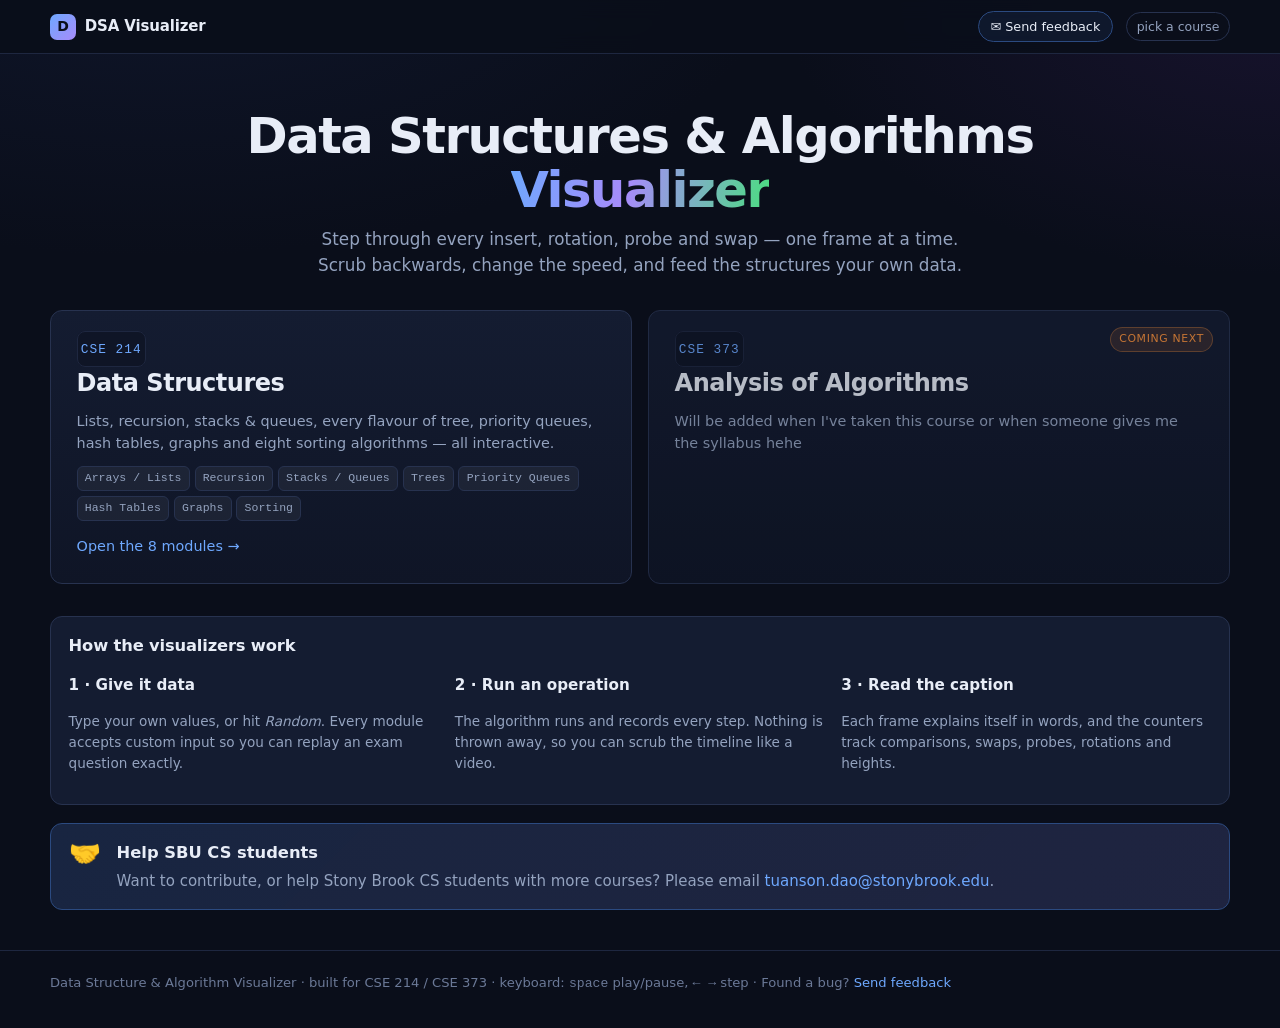
<file: index.html>
<!DOCTYPE html>
<html lang="en">
<head>
<meta charset="utf-8">
<meta name="viewport" content="width=device-width, initial-scale=1">
<title>DSA Visualizer — CSE 214 &amp; CSE 373</title>
<meta name="description" content="Interactive data structure and algorithm visualizers for CSE 214 and CSE 373.">
<link rel="stylesheet" href="assets/css/style.css">
<link rel="icon" href="data:image/svg+xml,<svg xmlns='http://www.w3.org/2000/svg' viewBox='0 0 100 100'><text y='.9em' font-size='90'>🌲</text></svg>">
</head>
<body>

<div class="topbar">
  <div class="wrap topbar-in">
    <a class="brand" href="index.html"><span class="logo">D</span> DSA Visualizer</a>
    <div class="spacer"></div>
    <span class="pill">pick a course</span>
  </div>
</div>

<div class="wrap">

  <section class="hero">
    <h1>Data Structures &amp; Algorithms<br><span class="grad">Visualizer</span></h1>
    <p>Step through every insert, rotation, probe and swap — one frame at a time. Scrub backwards, change the speed,
       and feed the structures your own data.</p>
  </section>

  <section class="grid cols-2" style="margin-bottom:2rem">
    <a class="card course-card" href="cse214/index.html">
      <span class="code">CSE 214</span>
      <h2>Data Structures</h2>
      <p>Lists, recursion, stacks &amp; queues, every flavour of tree, priority queues, hash tables, graphs and eight
         sorting algorithms — all interactive.</p>
      <div class="tags">
        <span class="tag">Arrays / Lists</span>
        <span class="tag">Recursion</span>
        <span class="tag">Stacks / Queues</span>
        <span class="tag">Trees</span>
        <span class="tag">Priority Queues</span>
        <span class="tag">Hash Tables</span>
        <span class="tag">Graphs</span>
        <span class="tag">Sorting</span>
      </div>
      <p style="margin-top:.9rem;color:var(--accent)">Open the 8 modules &rarr;</p>
    </a>

    <a class="card course-card soon" href="cse373/index.html">
      <span class="badge-soon">coming next</span>
      <span class="code">CSE 373</span>
      <h2>Analysis of Algorithms</h2>
      <p>Will be added when I've taken this course or when someone gives me the syllabus hehe</p>
    </a>
  </section>

  <section class="panel">
    <h2>How the visualizers work</h2>
    <div class="grid cols-3">
      <div>
        <h3 style="margin:.2rem 0 .3rem;font-size:.95rem">1 &middot; Give it data</h3>
        <p class="small muted">Type your own values, or hit <em>Random</em>. Every module accepts custom input so you can
           replay an exam question exactly.</p>
      </div>
      <div>
        <h3 style="margin:.2rem 0 .3rem;font-size:.95rem">2 &middot; Run an operation</h3>
        <p class="small muted">The algorithm runs and records every step. Nothing is thrown away, so you can scrub the
           timeline like a video.</p>
      </div>
      <div>
        <h3 style="margin:.2rem 0 .3rem;font-size:.95rem">3 &middot; Read the caption</h3>
        <p class="small muted">Each frame explains itself in words, and the counters track comparisons, swaps, probes,
           rotations and heights.</p>
      </div>
    </div>
  </section>

  <section class="panel contrib">
    <div class="contrib-ico" aria-hidden="true">🤝</div>
    <div>
      <h2>Help SBU CS students</h2>
      <p>Want to contribute, or help Stony Brook CS students with more courses? Please email
         <a href="mailto:tuanson.dao@stonybrook.edu">tuanson.dao@stonybrook.edu</a>.</p>
    </div>
  </section>

</div>

<footer class="site"></footer>
<script src="assets/js/core.js"></script>
</body>
</html>
</file>
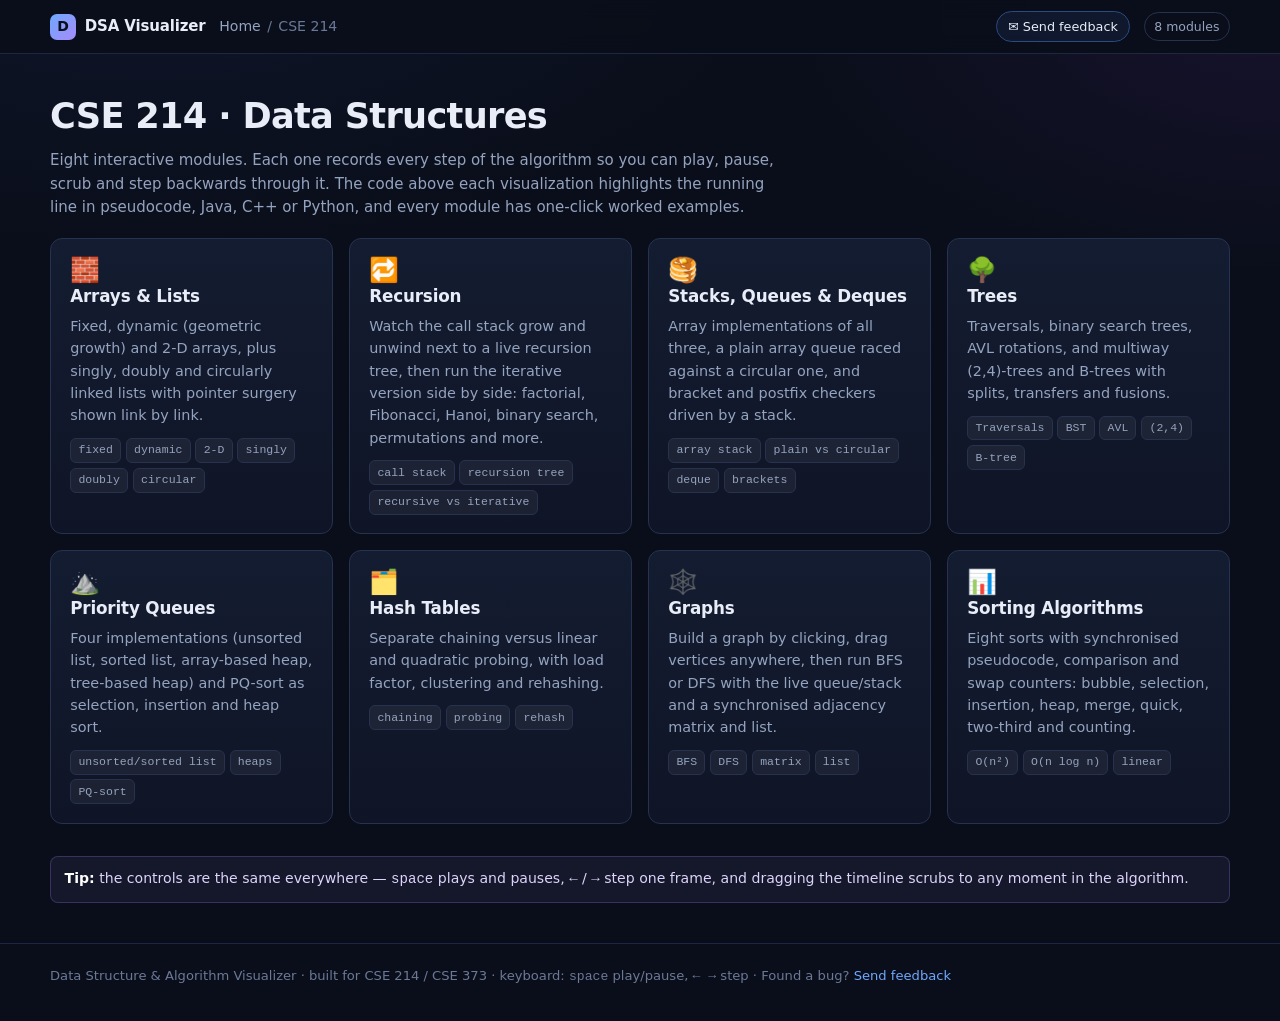
<file: cse214/index.html>
<!DOCTYPE html>
<html lang="en">
<head>
<meta charset="utf-8">
<meta name="viewport" content="width=device-width, initial-scale=1">
<title>CSE 214 — Data Structures Visualizers</title>
<link rel="stylesheet" href="../assets/css/style.css">
<link rel="icon" href="data:image/svg+xml,<svg xmlns='http://www.w3.org/2000/svg' viewBox='0 0 100 100'><text y='.9em' font-size='90'>🌲</text></svg>">
</head>
<body>

<div class="topbar">
  <div class="wrap topbar-in">
    <a class="brand" href="../index.html"><span class="logo">D</span> DSA Visualizer</a>
    <div class="crumbs"><a href="../index.html">Home</a> / <span>CSE 214</span></div>
    <div class="spacer"></div>
    <span class="pill">8 modules</span>
  </div>
</div>

<div class="wrap">
  <div class="page-head">
    <h1>CSE 214 &middot; Data Structures</h1>
    <p>Eight interactive modules. Each one records every step of the algorithm so you can play, pause, scrub and
       step backwards through it. The code above each visualization highlights the running line in pseudocode, Java,
       C++ or Python, and every module has one-click worked examples.</p>
  </div>

  <div class="grid cols-3" style="margin-bottom:2rem">

    <a class="card" href="arrays.html">
      <div class="ico">🧱</div>
      <h3>Arrays &amp; Lists</h3>
      <p>Fixed, dynamic (geometric growth) and 2-D arrays, plus singly, doubly and circularly linked lists with
         pointer surgery shown link by link.</p>
      <div class="tags"><span class="tag">fixed</span><span class="tag">dynamic</span><span class="tag">2-D</span><span class="tag">singly</span><span class="tag">doubly</span><span class="tag">circular</span></div>
    </a>

    <a class="card" href="recursion.html">
      <div class="ico">🔁</div>
      <h3>Recursion</h3>
      <p>Watch the call stack grow and unwind next to a live recursion tree, then run the iterative version side by
         side: factorial, Fibonacci, Hanoi, binary search, permutations and more.</p>
      <div class="tags"><span class="tag">call stack</span><span class="tag">recursion tree</span><span class="tag">recursive vs iterative</span></div>
    </a>

    <a class="card" href="stacks-queues.html">
      <div class="ico">🥞</div>
      <h3>Stacks, Queues &amp; Deques</h3>
      <p>Array implementations of all three, a plain array queue raced against a circular one, and bracket and
         postfix checkers driven by a stack.</p>
      <div class="tags"><span class="tag">array stack</span><span class="tag">plain vs circular</span><span class="tag">deque</span><span class="tag">brackets</span></div>
    </a>

    <a class="card" href="trees.html">
      <div class="ico">🌳</div>
      <h3>Trees</h3>
      <p>Traversals, binary search trees, AVL rotations, and multiway (2,4)-trees and B-trees with splits, transfers
         and fusions.</p>
      <div class="tags"><span class="tag">Traversals</span><span class="tag">BST</span><span class="tag">AVL</span><span class="tag">(2,4)</span><span class="tag">B-tree</span></div>
    </a>

    <a class="card" href="priority-queues.html">
      <div class="ico">⛰️</div>
      <h3>Priority Queues</h3>
      <p>Four implementations (unsorted list, sorted list, array-based heap, tree-based heap) and PQ-sort as
         selection, insertion and heap sort.</p>
      <div class="tags"><span class="tag">unsorted/sorted list</span><span class="tag">heaps</span><span class="tag">PQ-sort</span></div>
    </a>

    <a class="card" href="hashtables.html">
      <div class="ico">🗂️</div>
      <h3>Hash Tables</h3>
      <p>Separate chaining versus linear and quadratic probing, with load factor,
         clustering and rehashing.</p>
      <div class="tags"><span class="tag">chaining</span><span class="tag">probing</span><span class="tag">rehash</span></div>
    </a>

    <a class="card" href="graphs.html">
      <div class="ico">🕸️</div>
      <h3>Graphs</h3>
      <p>Build a graph by clicking, drag vertices anywhere, then run BFS or DFS with the live queue/stack and a
         synchronised adjacency matrix and list.</p>
      <div class="tags"><span class="tag">BFS</span><span class="tag">DFS</span><span class="tag">matrix</span><span class="tag">list</span></div>
    </a>

    <a class="card" href="sorting.html">
      <div class="ico">📊</div>
      <h3>Sorting Algorithms</h3>
      <p>Eight sorts with synchronised pseudocode, comparison and swap counters: bubble, selection, insertion, heap,
         merge, quick, two-third and counting.</p>
      <div class="tags"><span class="tag">O(n²)</span><span class="tag">O(n log n)</span><span class="tag">linear</span></div>
    </a>

  </div>

  <div class="callout" style="margin-bottom:2rem">
    <b>Tip:</b> the controls are the same everywhere — <span class="mono">space</span> plays and pauses,
    <span class="mono">&larr;</span> / <span class="mono">&rarr;</span> step one frame, and dragging the timeline
    scrubs to any moment in the algorithm.
  </div>
</div>

<footer class="site"></footer>
<script src="../assets/js/core.js"></script>
</body>
</html>
</file>
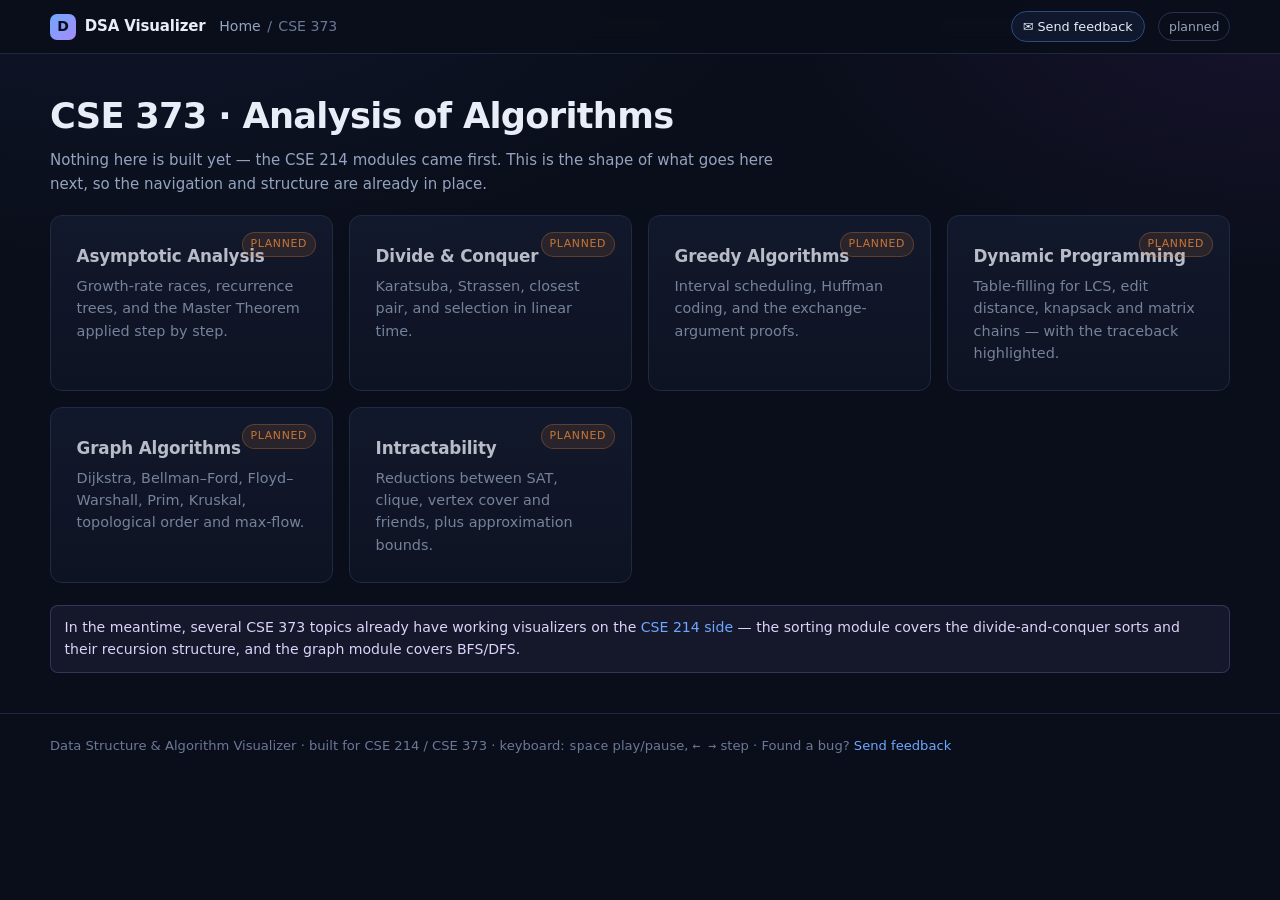
<file: cse373/index.html>
<!DOCTYPE html>
<html lang="en">
<head>
<meta charset="utf-8">
<meta name="viewport" content="width=device-width, initial-scale=1">
<title>CSE 373 — Analysis of Algorithms (planned)</title>
<link rel="stylesheet" href="../assets/css/style.css">
<link rel="icon" href="data:image/svg+xml,<svg xmlns='http://www.w3.org/2000/svg' viewBox='0 0 100 100'><text y='.9em' font-size='90'>🌲</text></svg>">
</head>
<body>

<div class="topbar">
  <div class="wrap topbar-in">
    <a class="brand" href="../index.html"><span class="logo">D</span> DSA Visualizer</a>
    <div class="crumbs"><a href="../index.html">Home</a> / <span>CSE 373</span></div>
    <div class="spacer"></div>
    <span class="pill">planned</span>
  </div>
</div>

<div class="wrap">
  <div class="page-head">
    <h1>CSE 373 &middot; Analysis of Algorithms</h1>
    <p>Nothing here is built yet — the CSE 214 modules came first. This is the shape of what goes here next, so the
       navigation and structure are already in place.</p>
  </div>

  <div class="grid cols-3" style="margin-bottom:1.4rem">
    <div class="card course-card soon"><span class="badge-soon">planned</span><h3>Asymptotic Analysis</h3>
      <p>Growth-rate races, recurrence trees, and the Master Theorem applied step by step.</p></div>
    <div class="card course-card soon"><span class="badge-soon">planned</span><h3>Divide &amp; Conquer</h3>
      <p>Karatsuba, Strassen, closest pair, and selection in linear time.</p></div>
    <div class="card course-card soon"><span class="badge-soon">planned</span><h3>Greedy Algorithms</h3>
      <p>Interval scheduling, Huffman coding, and the exchange-argument proofs.</p></div>
    <div class="card course-card soon"><span class="badge-soon">planned</span><h3>Dynamic Programming</h3>
      <p>Table-filling for LCS, edit distance, knapsack and matrix chains — with the traceback highlighted.</p></div>
    <div class="card course-card soon"><span class="badge-soon">planned</span><h3>Graph Algorithms</h3>
      <p>Dijkstra, Bellman–Ford, Floyd–Warshall, Prim, Kruskal, topological order and max-flow.</p></div>
    <div class="card course-card soon"><span class="badge-soon">planned</span><h3>Intractability</h3>
      <p>Reductions between SAT, clique, vertex cover and friends, plus approximation bounds.</p></div>
  </div>

  <div class="callout" style="margin-bottom:2rem">
    In the meantime, several CSE 373 topics already have working visualizers on the
    <a href="../cse214/index.html">CSE 214 side</a> — the sorting module covers the divide-and-conquer sorts and their
    recursion structure, and the graph module covers BFS/DFS.
  </div>
</div>

<footer class="site"></footer>
<script src="../assets/js/core.js"></script>
</body>
</html>
</file>
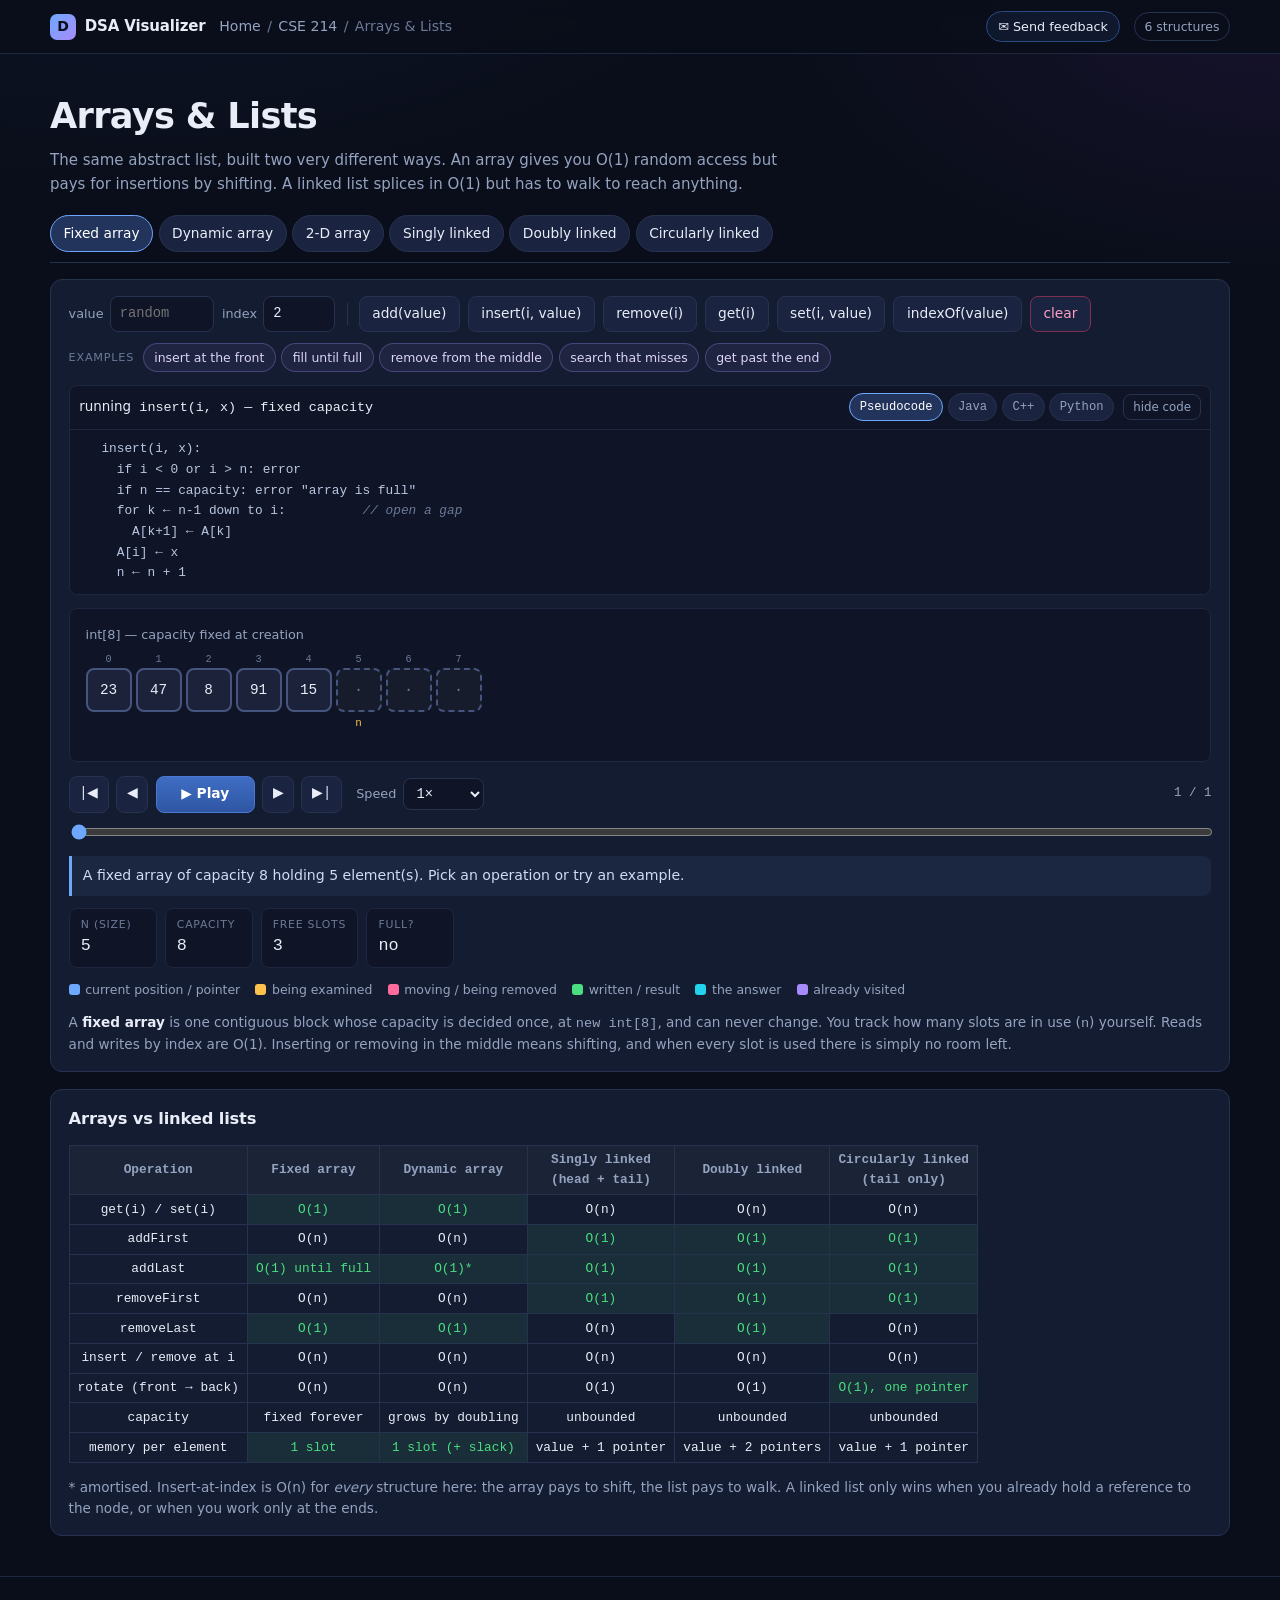
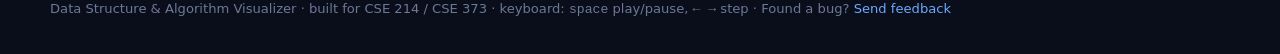
<file: cse214/arrays.html>
<!DOCTYPE html>
<html lang="en">
<head>
<meta charset="utf-8">
<meta name="viewport" content="width=device-width, initial-scale=1">
<title>Arrays &amp; Lists — CSE 214</title>
<link rel="stylesheet" href="../assets/css/style.css">
<link rel="icon" href="data:image/svg+xml,<svg xmlns='http://www.w3.org/2000/svg' viewBox='0 0 100 100'><text y='.9em' font-size='90'>🧱</text></svg>">
</head>
<body>

<div class="topbar">
  <div class="wrap topbar-in">
    <a class="brand" href="../index.html"><span class="logo">D</span> DSA Visualizer</a>
    <div class="crumbs"><a href="../index.html">Home</a> / <a href="index.html">CSE 214</a> / <span>Arrays &amp; Lists</span></div>
    <div class="spacer"></div>
    <span class="pill">6 structures</span>
  </div>
</div>

<div class="wrap">
  <div class="page-head">
    <h1>Arrays &amp; Lists</h1>
    <p>The same abstract list, built two very different ways. An array gives you O(1) random access but pays for
       insertions by shifting. A linked list splices in O(1) but has to walk to reach anything.</p>
  </div>

  <div id="tabs" class="tabs"></div>

  <div class="panel">
    <div class="toolbar">
      <div class="field" data-tab="fixed dynamic single double circular"><label for="val">value</label><input type="number" id="val" placeholder="random"></div>
      <div class="field" data-tab="fixed dynamic single double"><label for="idx">index</label><input type="number" id="idx" value="2" style="width:4.5rem"></div>
      <div class="field" data-tab="grid"><label for="g-r">row</label><input type="number" id="g-r" value="2" style="width:4rem"></div>
      <div class="field" data-tab="grid"><label for="g-c">col</label><input type="number" id="g-c" value="3" style="width:4rem"></div>
      <div class="field" data-tab="grid"><label for="g-v">value</label><input type="number" id="g-v" placeholder="random" style="width:5.5rem"></div>
      <div class="field" data-tab="dynamic">
        <label for="growth">growth</label>
        <select id="growth">
          <option value="geo">×2 (geometric)</option>
          <option value="arith">+2 (arithmetic)</option>
        </select>
      </div>
      <div class="sep"></div>

      <div class="toolbar" data-tab="fixed" style="margin:0">
        <button id="fa-add">add(value)</button>
        <button id="fa-insert">insert(i, value)</button>
        <button id="fa-remove">remove(i)</button>
        <button id="fa-get">get(i)</button>
        <button id="fa-set">set(i, value)</button>
        <button id="fa-find">indexOf(value)</button>
        <button class="danger" id="fa-clear">clear</button>
      </div>

      <div class="toolbar" data-tab="dynamic" style="margin:0">
        <button id="da-add">add(value)</button>
        <button id="da-insert">insert(i, value)</button>
        <button id="da-remove">remove(i)</button>
        <button id="da-get">get(i)</button>
        <button id="da-find">indexOf(value)</button>
        <button class="danger" id="da-clear">clear</button>
      </div>

      <div class="toolbar" data-tab="grid" style="margin:0">
        <button id="g-get">get(r, c)</button>
        <button id="g-set">set(r, c, value)</button>
        <button id="g-rowsum">rowSum(r)</button>
        <button id="g-find">find(value)</button>
        <button id="g-rowmajor">row-major traversal</button>
        <button id="g-colmajor">column-major traversal</button>
        <div class="sep"></div>
        <div class="field"><label for="g-rows">rows</label><input type="number" id="g-rows" value="4" min="1" max="6" style="width:3.8rem"></div>
        <div class="field"><label for="g-cols">cols</label><input type="number" id="g-cols" value="5" min="1" max="8" style="width:3.8rem"></div>
        <button id="g-new">↻ new grid</button>
      </div>

      <div class="toolbar" data-tab="single double" style="margin:0">
        <button id="ll-af">addFirst</button>
        <button id="ll-al">addLast</button>
        <button id="ll-ins">insert(i)</button>
        <button id="ll-rf">removeFirst</button>
        <button id="ll-rl">removeLast</button>
        <button id="ll-rat">remove(i)</button>
        <button id="ll-find">indexOf</button>
        <button id="ll-rev" data-tab="single">reverse</button>
        <button id="ll-back" data-tab="double">walk backward</button>
        <button id="ll-rand">↻ random</button>
        <button class="danger" id="ll-clear">clear</button>
      </div>

      <div class="toolbar" data-tab="circular" style="margin:0">
        <button id="cl-af">addFirst</button>
        <button id="cl-al">addLast</button>
        <button id="cl-rf">removeFirst</button>
        <button id="cl-rot">rotate</button>
        <button id="cl-find">indexOf</button>
        <button id="cl-rand">↻ random</button>
        <button class="danger" id="cl-clear">clear</button>
      </div>
    </div>

    <div id="examples"></div>
    <div id="code"></div>
    <div class="stage" id="stage"></div>
    <div id="player"></div>
    <div id="stats"></div>
    <div id="legend"></div>
    <div id="notes"></div>
  </div>

  <div class="panel" style="margin-bottom:2rem">
    <h2>Arrays vs linked lists</h2>
    <div style="overflow-x:auto">
      <table class="tbl" style="min-width:760px">
        <tr><th>Operation</th><th>Fixed array</th><th>Dynamic array</th><th>Singly linked<br>(head + tail)</th><th>Doubly linked</th><th>Circularly linked<br>(tail only)</th></tr>
        <tr><td>get(i) / set(i)</td><td class="one">O(1)</td><td class="one">O(1)</td><td>O(n)</td><td>O(n)</td><td>O(n)</td></tr>
        <tr><td>addFirst</td><td>O(n)</td><td>O(n)</td><td class="one">O(1)</td><td class="one">O(1)</td><td class="one">O(1)</td></tr>
        <tr><td>addLast</td><td class="one">O(1) until full</td><td class="one">O(1)*</td><td class="one">O(1)</td><td class="one">O(1)</td><td class="one">O(1)</td></tr>
        <tr><td>removeFirst</td><td>O(n)</td><td>O(n)</td><td class="one">O(1)</td><td class="one">O(1)</td><td class="one">O(1)</td></tr>
        <tr><td>removeLast</td><td class="one">O(1)</td><td class="one">O(1)</td><td>O(n)</td><td class="one">O(1)</td><td>O(n)</td></tr>
        <tr><td>insert / remove at i</td><td>O(n)</td><td>O(n)</td><td>O(n)</td><td>O(n)</td><td>O(n)</td></tr>
        <tr><td>rotate (front → back)</td><td>O(n)</td><td>O(n)</td><td>O(1)</td><td>O(1)</td><td class="one">O(1), one pointer</td></tr>
        <tr><td>capacity</td><td>fixed forever</td><td>grows by doubling</td><td>unbounded</td><td>unbounded</td><td>unbounded</td></tr>
        <tr><td>memory per element</td><td class="one">1 slot</td><td class="one">1 slot (+ slack)</td><td>value + 1 pointer</td><td>value + 2 pointers</td><td>value + 1 pointer</td></tr>
      </table>
    </div>
    <p class="small muted" style="margin-bottom:0">* amortised. Insert-at-index is O(n) for <em>every</em>
       structure here: the array pays to shift, the list pays to walk. A linked list only wins when you already hold
       a reference to the node, or when you work only at the ends.</p>
  </div>
</div>

<footer class="site"></footer>
<script src="../assets/js/core.js"></script>
<script src="../assets/js/arrays.js"></script>
</body>
</html>
</file>
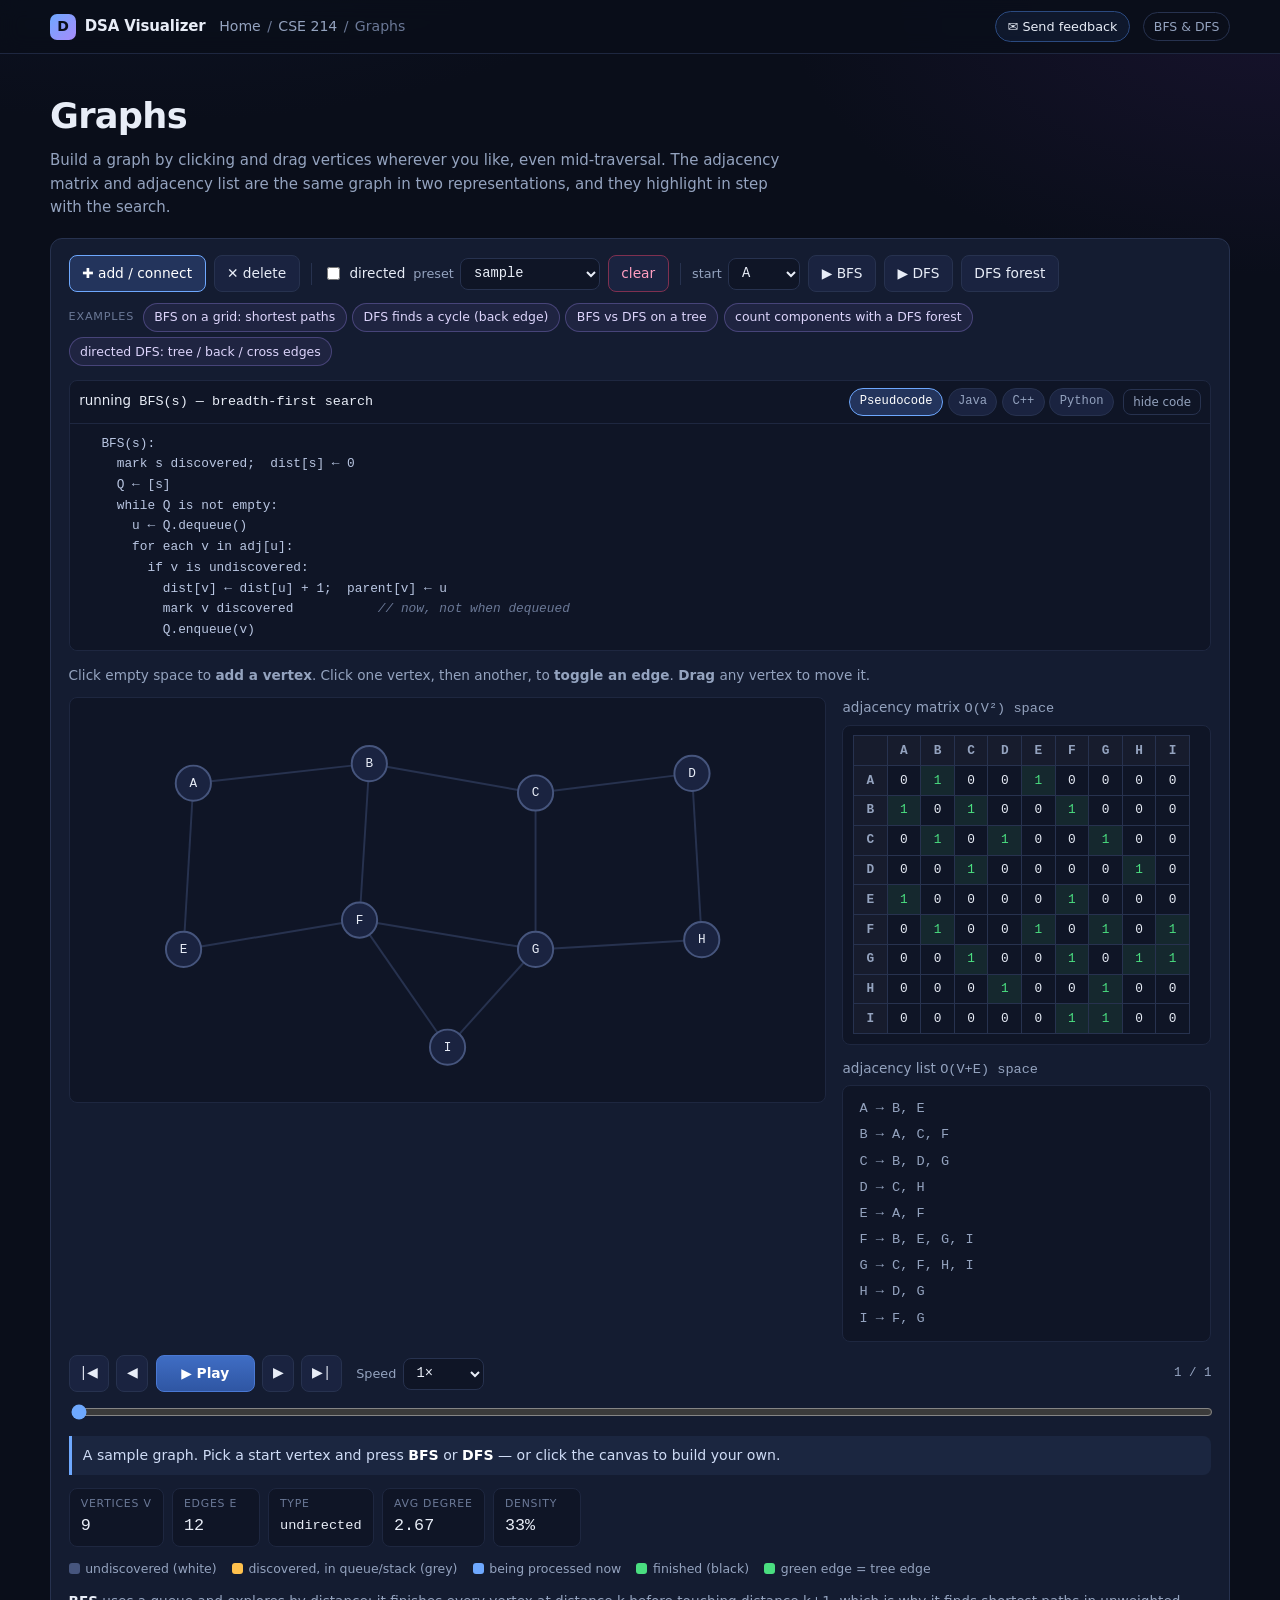
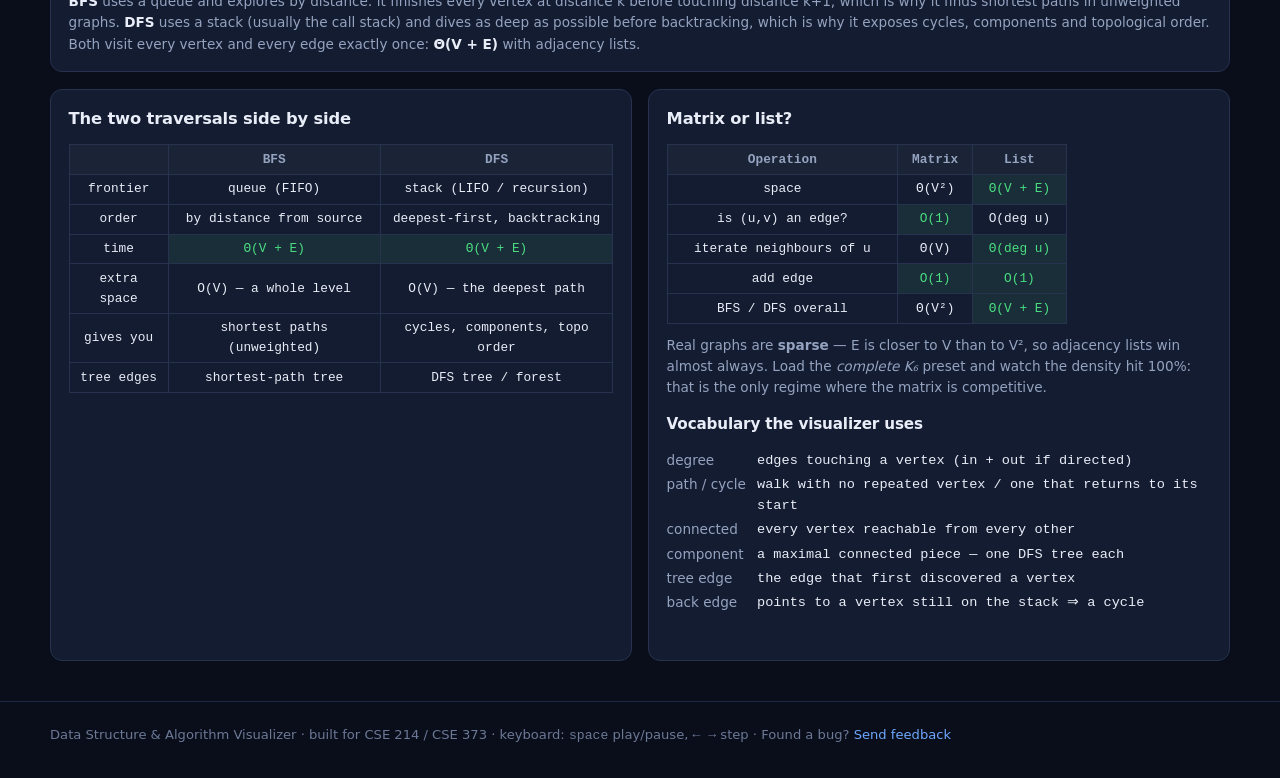
<file: cse214/graphs.html>
<!DOCTYPE html>
<html lang="en">
<head>
<meta charset="utf-8">
<meta name="viewport" content="width=device-width, initial-scale=1">
<title>Graphs — CSE 214</title>
<link rel="stylesheet" href="../assets/css/style.css">
<link rel="icon" href="data:image/svg+xml,<svg xmlns='http://www.w3.org/2000/svg' viewBox='0 0 100 100'><text y='.9em' font-size='90'>🕸️</text></svg>">
</head>
<body>

<div class="topbar">
  <div class="wrap topbar-in">
    <a class="brand" href="../index.html"><span class="logo">D</span> DSA Visualizer</a>
    <div class="crumbs"><a href="../index.html">Home</a> / <a href="index.html">CSE 214</a> / <span>Graphs</span></div>
    <div class="spacer"></div>
    <span class="pill">BFS &amp; DFS</span>
  </div>
</div>

<div class="wrap">
  <div class="page-head">
    <h1>Graphs</h1>
    <p>Build a graph by clicking and drag vertices wherever you like, even mid-traversal. The adjacency matrix and
       adjacency list are the same graph in two representations, and they highlight in step with the search.</p>
  </div>

  <div class="panel">
    <div class="toolbar">
      <button data-tool="add" class="active">✚ add / connect</button>
      <button data-tool="del">✕ delete</button>
      <div class="sep"></div>
      <label class="field small" style="cursor:pointer"><input type="checkbox" id="directed" style="width:auto"> directed</label>
      <div class="field"><label for="preset">preset</label>
        <select id="preset">
          <option value="sample">sample</option>
          <option value="tree">tree</option>
          <option value="cycle">cycle</option>
          <option value="complete">complete K₆</option>
          <option value="grid">grid</option>
          <option value="disconnected">disconnected</option>
          <option value="random">random</option>
        </select>
      </div>
      <button class="danger" id="btn-clear">clear</button>
      <div class="sep"></div>
      <div class="field"><label for="start">start</label><select id="start" style="width:4.5rem"></select></div>
      <button id="btn-bfs">▶ BFS</button>
      <button id="btn-dfs">▶ DFS</button>
      <button id="btn-forest">DFS forest</button>
    </div>

    <div id="examples"></div>
    <div id="code"></div>
    <p class="small muted" id="tool-hint" style="margin:.1rem 0 .7rem">Click empty space to <b>add a vertex</b>. Click
       one vertex, then another, to <b>toggle an edge</b>. <b>Drag</b> any vertex to move it.</p>

    <div class="row">
      <div class="col" style="flex:2 1 520px">
        <div class="stage" id="gr-canvas" style="padding:.4rem"></div>
        <div style="margin-top:.8rem" id="frontier"></div>
      </div>
      <div class="col" style="flex:1 1 250px">
        <div class="small muted" style="margin-bottom:.35rem">adjacency matrix <span class="mono">O(V²) space</span></div>
        <div class="stage" style="padding:.6rem;overflow:auto"><div id="matrix"></div></div>
        <div class="small muted" style="margin:.8rem 0 .35rem">adjacency list <span class="mono">O(V+E) space</span></div>
        <div class="stage" style="padding:.6rem"><div id="adjlist"></div></div>
      </div>
    </div>

    <div id="player"></div>

    <div class="stats">
      <div class="stat"><span class="k">vertices V</span><span class="v" id="g-v">0</span></div>
      <div class="stat"><span class="k">edges E</span><span class="v" id="g-e">0</span></div>
      <div class="stat"><span class="k">type</span><span class="v" id="g-kind" style="font-size:.85rem">undirected</span></div>
      <div class="stat"><span class="k">avg degree</span><span class="v" id="g-deg">–</span></div>
      <div class="stat"><span class="k">density</span><span class="v" id="g-dense">–</span></div>
    </div>

    <div id="legend"></div>
    <p class="blurb" id="algo-explain"></p>
  </div>

  <div class="row" style="margin-bottom:2rem">
    <div class="col">
      <div class="panel" style="height:100%">
        <h2>The two traversals side by side</h2>
        <div style="overflow-x:auto">
          <table class="tbl" style="min-width:440px">
            <tr><th></th><th>BFS</th><th>DFS</th></tr>
            <tr><td>frontier</td><td>queue (FIFO)</td><td>stack (LIFO / recursion)</td></tr>
            <tr><td>order</td><td>by distance from source</td><td>deepest-first, backtracking</td></tr>
            <tr><td>time</td><td class="one">Θ(V + E)</td><td class="one">Θ(V + E)</td></tr>
            <tr><td>extra space</td><td>O(V) — a whole level</td><td>O(V) — the deepest path</td></tr>
            <tr><td>gives you</td><td>shortest paths (unweighted)</td><td>cycles, components, topo order</td></tr>
            <tr><td>tree edges</td><td>shortest-path tree</td><td>DFS tree / forest</td></tr>
          </table>
        </div>
      </div>
    </div>
    <div class="col">
      <div class="panel" style="height:100%">
        <h2>Matrix or list?</h2>
        <div style="overflow-x:auto">
          <table class="tbl" style="min-width:400px">
            <tr><th>Operation</th><th>Matrix</th><th>List</th></tr>
            <tr><td>space</td><td>Θ(V²)</td><td class="one">Θ(V + E)</td></tr>
            <tr><td>is (u,v) an edge?</td><td class="one">O(1)</td><td>O(deg u)</td></tr>
            <tr><td>iterate neighbours of u</td><td>Θ(V)</td><td class="one">Θ(deg u)</td></tr>
            <tr><td>add edge</td><td class="one">O(1)</td><td class="one">O(1)</td></tr>
            <tr><td>BFS / DFS overall</td><td>Θ(V²)</td><td class="one">Θ(V + E)</td></tr>
          </table>
        </div>
        <p class="small muted" style="margin:.7rem 0">Real graphs are <b>sparse</b> — E is closer to V than to V², so
           adjacency lists win almost always. Load the <em>complete K₆</em> preset and watch the density hit 100%: that
           is the only regime where the matrix is competitive.</p>
        <h3 style="font-size:.95rem;margin:.9rem 0 .3rem">Vocabulary the visualizer uses</h3>
        <dl class="kv">
          <dt>degree</dt><dd>edges touching a vertex (in + out if directed)</dd>
          <dt>path / cycle</dt><dd>walk with no repeated vertex / one that returns to its start</dd>
          <dt>connected</dt><dd>every vertex reachable from every other</dd>
          <dt>component</dt><dd>a maximal connected piece — one DFS tree each</dd>
          <dt>tree edge</dt><dd>the edge that first discovered a vertex</dd>
          <dt>back edge</dt><dd>points to a vertex still on the stack ⇒ a cycle</dd>
        </dl>
      </div>
    </div>
  </div>
</div>

<footer class="site"></footer>
<script src="../assets/js/core.js"></script>
<script src="../assets/js/graphs.js"></script>
</body>
</html>
</file>
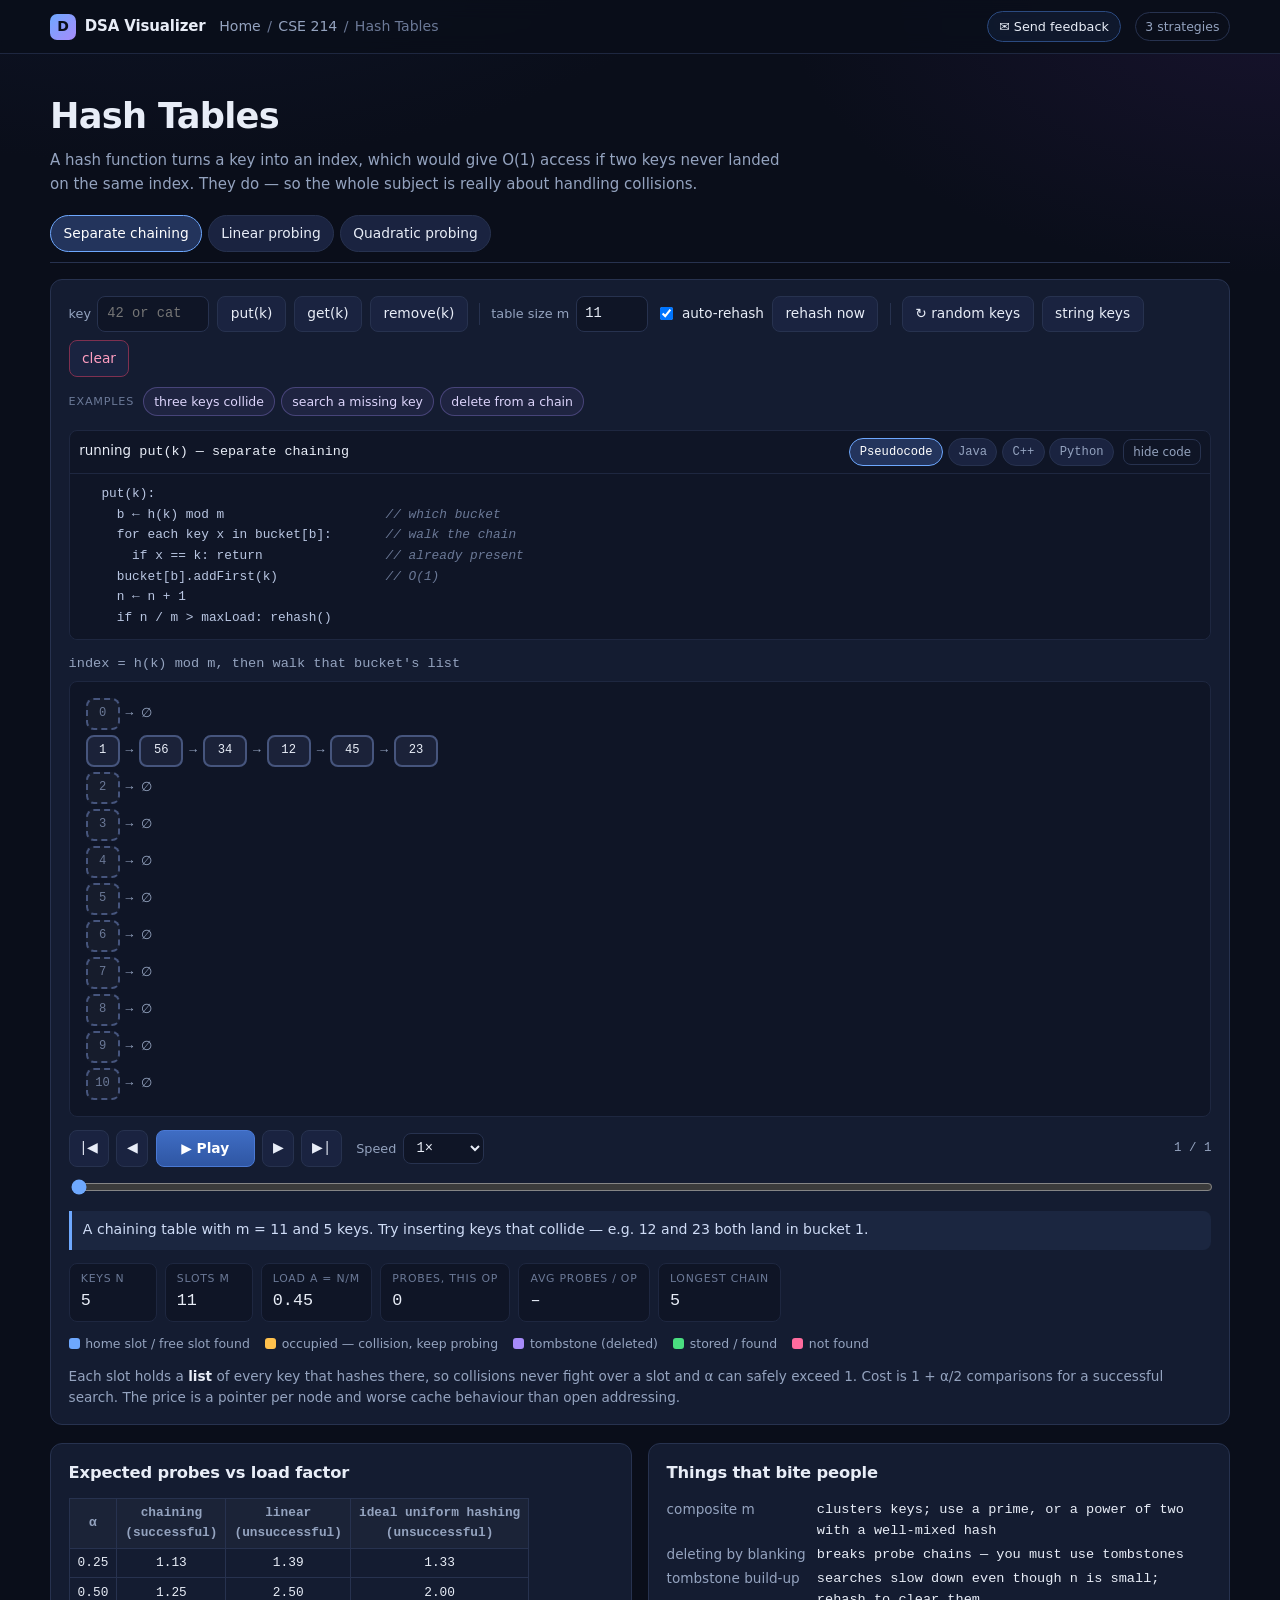
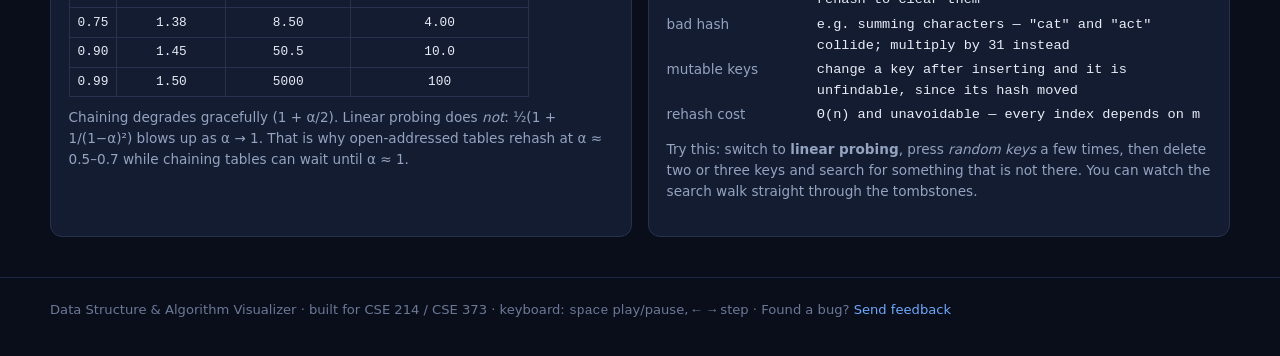
<file: cse214/hashtables.html>
<!DOCTYPE html>
<html lang="en">
<head>
<meta charset="utf-8">
<meta name="viewport" content="width=device-width, initial-scale=1">
<title>Hash Tables — CSE 214</title>
<link rel="stylesheet" href="../assets/css/style.css">
<link rel="icon" href="data:image/svg+xml,<svg xmlns='http://www.w3.org/2000/svg' viewBox='0 0 100 100'><text y='.9em' font-size='90'>🗂️</text></svg>">
</head>
<body>

<div class="topbar">
  <div class="wrap topbar-in">
    <a class="brand" href="../index.html"><span class="logo">D</span> DSA Visualizer</a>
    <div class="crumbs"><a href="../index.html">Home</a> / <a href="index.html">CSE 214</a> / <span>Hash Tables</span></div>
    <div class="spacer"></div>
    <span class="pill">3 strategies</span>
  </div>
</div>

<div class="wrap">
  <div class="page-head">
    <h1>Hash Tables</h1>
    <p>A hash function turns a key into an index, which would give O(1) access if two keys never landed on the same
       index. They do — so the whole subject is really about handling collisions.</p>
  </div>

  <div id="tabs" class="tabs"></div>

  <div class="panel">
    <div class="toolbar">
      <div class="field"><label for="key">key</label><input type="text" id="key" placeholder="42 or cat" style="width:7rem"></div>
      <button id="op-insert">put(k)</button>
      <button id="op-search">get(k)</button>
      <button id="op-delete">remove(k)</button>
      <div class="sep"></div>
      <div class="field"><label for="msize">table size m</label><input type="number" id="msize" value="11" min="3" max="31" style="width:4.5rem"></div>
      <label class="field small" style="cursor:pointer"><input type="checkbox" id="auto" checked style="width:auto"> auto-rehash</label>
      <button id="op-rehash">rehash now</button>
      <div class="sep"></div>
      <button id="op-fill">↻ random keys</button>
      <button id="op-words">string keys</button>
      <button class="danger" id="op-clear">clear</button>
    </div>

    <div id="examples"></div>
    <div id="code"></div>
    <div class="mono small muted" style="margin-bottom:.4rem" id="mode-formula"></div>
    <div class="stage" id="table-view"></div>
    <div id="player"></div>

    <div class="stats">
      <div class="stat"><span class="k">keys n</span><span class="v" id="t-n">0</span></div>
      <div class="stat"><span class="k">slots m</span><span class="v" id="t-m">11</span></div>
      <div class="stat"><span class="k">load α = n/m</span><span class="v" id="t-alpha">0.00</span></div>
      <div class="stat"><span class="k">probes, this op</span><span class="v" id="t-probes">0</span></div>
      <div class="stat"><span class="k">avg probes / op</span><span class="v" id="t-avg">–</span></div>
      <div class="stat"><span class="k" id="t-extra-k">longest chain</span><span class="v" id="t-extra">0</span></div>
    </div>

    <div id="legend"></div>
    <p class="blurb" id="mode-blurb"></p>
  </div>

  <div class="row" style="margin-bottom:2rem">
    <div class="col">
      <div class="panel" style="height:100%">
        <h2>Expected probes vs load factor</h2>
        <div style="overflow-x:auto">
          <table class="tbl" style="min-width:460px">
            <tr><th>α</th><th>chaining<br>(successful)</th><th>linear<br>(unsuccessful)</th><th>ideal uniform hashing<br>(unsuccessful)</th></tr>
            <tr><td>0.25</td><td>1.13</td><td>1.39</td><td>1.33</td></tr>
            <tr><td>0.50</td><td>1.25</td><td>2.50</td><td>2.00</td></tr>
            <tr><td>0.75</td><td>1.38</td><td>8.50</td><td>4.00</td></tr>
            <tr><td>0.90</td><td>1.45</td><td>50.5</td><td>10.0</td></tr>
            <tr><td>0.99</td><td>1.50</td><td>5000</td><td>100</td></tr>
          </table>
        </div>
        <p class="small muted" style="margin:.6rem 0 0">Chaining degrades gracefully (1 + α/2). Linear probing does
           <em>not</em>: ½(1 + 1/(1−α)²) blows up as α → 1. That is why open-addressed tables rehash at α ≈ 0.5–0.7
           while chaining tables can wait until α ≈ 1.</p>
      </div>
    </div>
    <div class="col">
      <div class="panel" style="height:100%">
        <h2>Things that bite people</h2>
        <dl class="kv">
          <dt>composite m</dt><dd>clusters keys; use a prime, or a power of two with a well-mixed hash</dd>
          <dt>deleting by blanking</dt><dd>breaks probe chains — you must use tombstones</dd>
          <dt>tombstone build-up</dt><dd>searches slow down even though n is small; rehash to clear them</dd>
          <dt>bad hash</dt><dd>e.g. summing characters — "cat" and "act" collide; multiply by 31 instead</dd>
          <dt>mutable keys</dt><dd>change a key after inserting and it is unfindable, since its hash moved</dd>
          <dt>rehash cost</dt><dd>Θ(n) and unavoidable — every index depends on m</dd>
        </dl>
        <p class="small muted" style="margin:.7rem 0 0">Try this: switch to <b>linear probing</b>, press <em>random
           keys</em> a few times, then delete two or three keys and search for something that is not there. You can
           watch the search walk straight through the tombstones.</p>
      </div>
    </div>
  </div>
</div>

<footer class="site"></footer>
<script src="../assets/js/core.js"></script>
<script src="../assets/js/hashtables.js"></script>
</body>
</html>
</file>
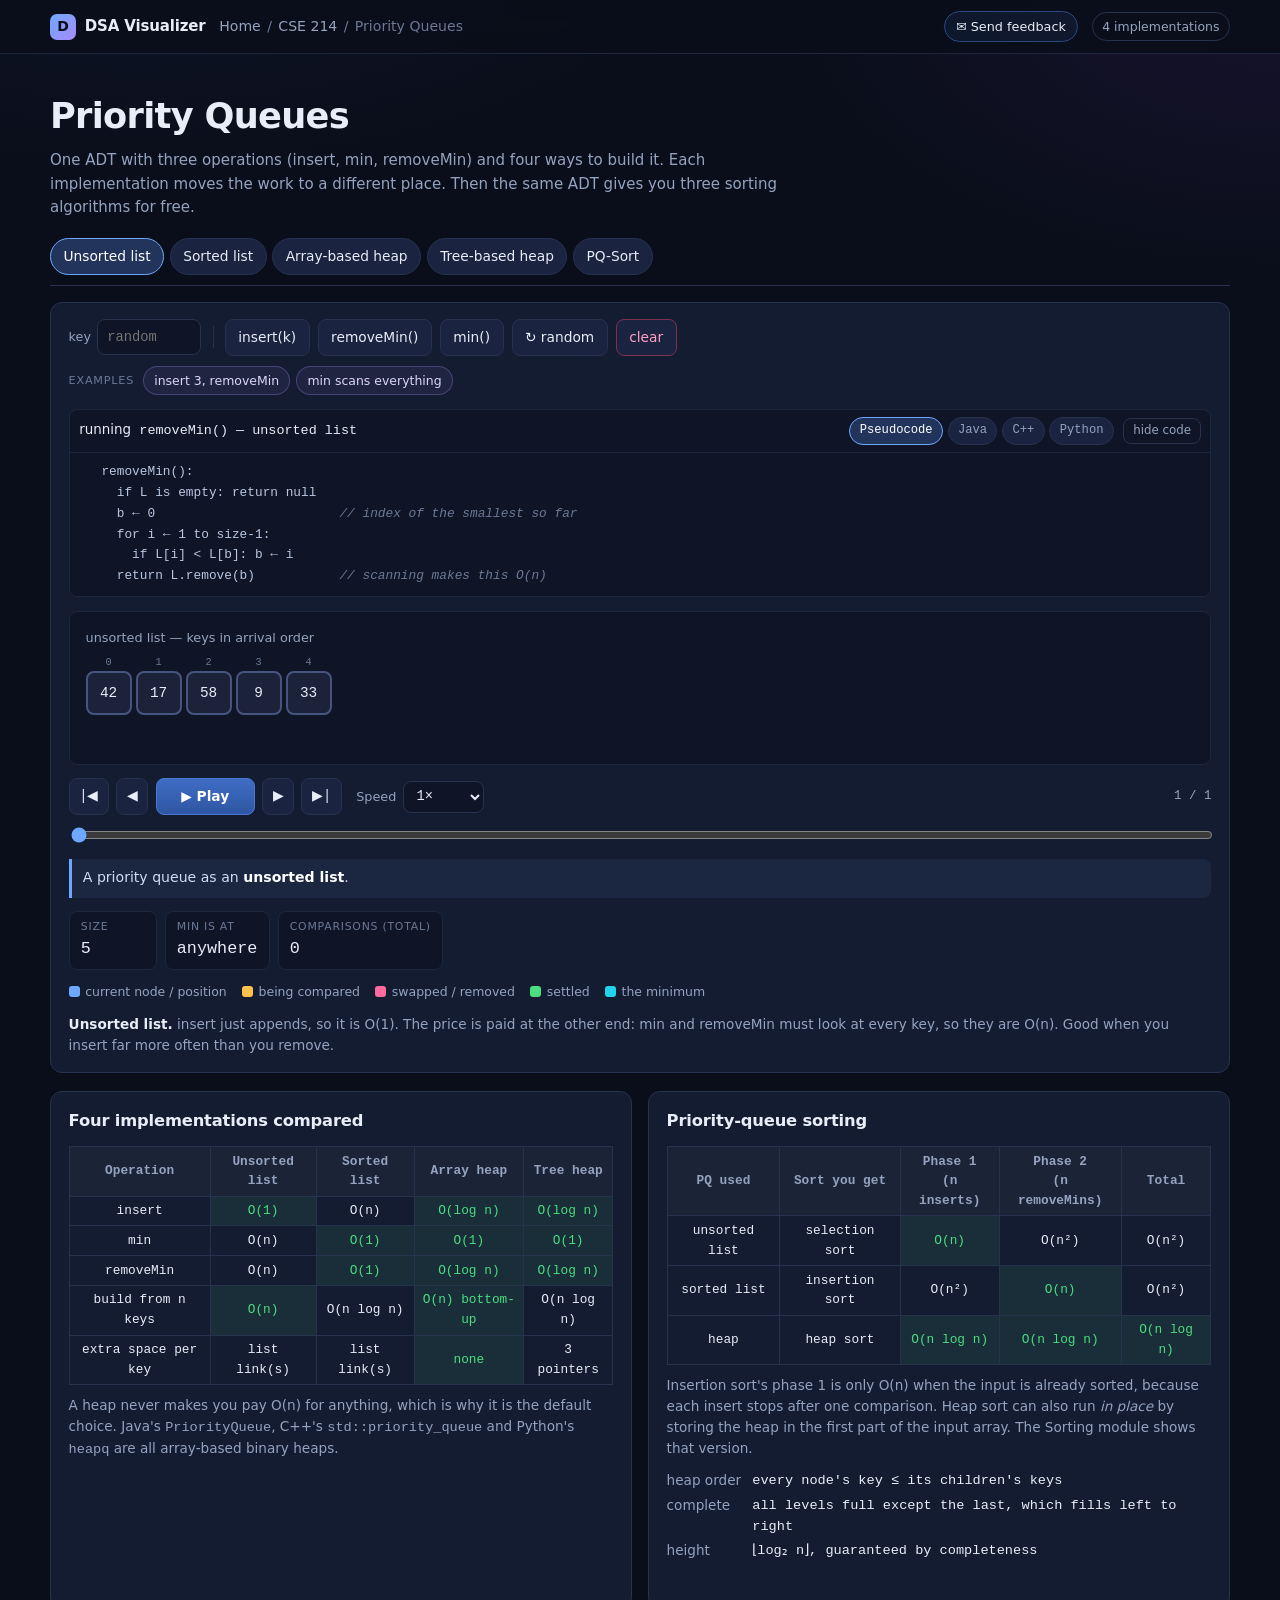
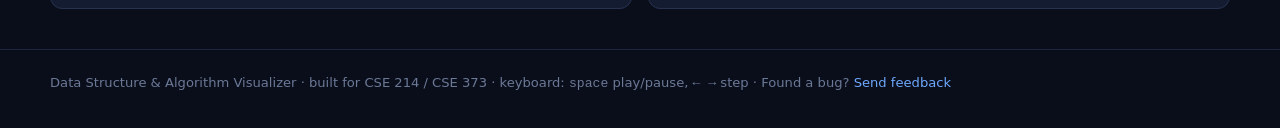
<file: cse214/priority-queues.html>
<!DOCTYPE html>
<html lang="en">
<head>
<meta charset="utf-8">
<meta name="viewport" content="width=device-width, initial-scale=1">
<title>Priority Queues — CSE 214</title>
<link rel="stylesheet" href="../assets/css/style.css">
<link rel="icon" href="data:image/svg+xml,<svg xmlns='http://www.w3.org/2000/svg' viewBox='0 0 100 100'><text y='.9em' font-size='90'>⛰️</text></svg>">
</head>
<body>

<div class="topbar">
  <div class="wrap topbar-in">
    <a class="brand" href="../index.html"><span class="logo">D</span> DSA Visualizer</a>
    <div class="crumbs"><a href="../index.html">Home</a> / <a href="index.html">CSE 214</a> / <span>Priority Queues</span></div>
    <div class="spacer"></div>
    <span class="pill">4 implementations</span>
  </div>
</div>

<div class="wrap">
  <div class="page-head">
    <h1>Priority Queues</h1>
    <p>One ADT with three operations (insert, min, removeMin) and four ways to build it. Each implementation moves
       the work to a different place. Then the same ADT gives you three sorting algorithms for free.</p>
  </div>

  <div id="tabs" class="tabs"></div>

  <div class="panel">
    <div class="toolbar">
      <div class="toolbar" data-tab="unsorted sorted aheap theap" style="margin:0">
        <div class="field"><label for="val">key</label><input type="number" id="val" placeholder="random"></div>
        <div class="sep"></div>
        <button id="op-insert">insert(k)</button>
        <button id="op-remove">removeMin()</button>
        <button id="op-min">min()</button>
        <button id="op-rand">↻ random</button>
        <button class="danger" id="op-clear">clear</button>
      </div>
      <div class="toolbar" data-tab="aheap" style="margin:0">
        <div class="sep"></div>
        <input type="text" id="heap-input" class="wide" placeholder="37, 12, 55, … (blank = random)" aria-label="keys to build from">
        <button id="op-heapify">bottom-up heapify Θ(n)</button>
        <button id="op-build">build by insertion O(n log n)</button>
      </div>
      <div class="toolbar" data-tab="sort" style="margin:0">
        <div class="field"><label for="sort-algo">sort</label>
          <select id="sort-algo">
            <option value="selection">selection sort (unsorted-list PQ)</option>
            <option value="insertion">insertion sort (sorted-list PQ)</option>
            <option value="heap">heap sort (heap PQ)</option>
          </select>
        </div>
        <input type="text" id="sort-input" class="wide" value="42, 7, 19, 88, 3, 56, 24, 61" aria-label="keys to sort">
        <button id="sort-rand">↻</button>
        <button class="primary" id="sort-run">▶ run PQ-sort</button>
      </div>
    </div>

    <div id="examples"></div>
    <div id="code"></div>
    <div class="stage" id="stage"></div>
    <div id="player"></div>
    <div id="stats"></div>
    <div id="legend"></div>
    <div id="notes"></div>
  </div>

  <div class="row" style="margin-bottom:2rem">
    <div class="col">
      <div class="panel" style="height:100%">
        <h2>Four implementations compared</h2>
        <div style="overflow-x:auto">
          <table class="tbl" style="min-width:520px">
            <tr><th>Operation</th><th>Unsorted list</th><th>Sorted list</th><th>Array heap</th><th>Tree heap</th></tr>
            <tr><td>insert</td><td class="one">O(1)</td><td>O(n)</td><td class="one">O(log n)</td><td class="one">O(log n)</td></tr>
            <tr><td>min</td><td>O(n)</td><td class="one">O(1)</td><td class="one">O(1)</td><td class="one">O(1)</td></tr>
            <tr><td>removeMin</td><td>O(n)</td><td class="one">O(1)</td><td class="one">O(log n)</td><td class="one">O(log n)</td></tr>
            <tr><td>build from n keys</td><td class="one">O(n)</td><td>O(n log n)</td><td class="one">O(n) bottom-up</td><td>O(n log n)</td></tr>
            <tr><td>extra space per key</td><td>list link(s)</td><td>list link(s)</td><td class="one">none</td><td>3 pointers</td></tr>
          </table>
        </div>
        <p class="small muted" style="margin:.6rem 0 0">A heap never makes you pay O(n) for anything, which is why
           it is the default choice. Java's <span class="mono">PriorityQueue</span>, C++'s
           <span class="mono">std::priority_queue</span> and Python's <span class="mono">heapq</span> are all
           array-based binary heaps.</p>
      </div>
    </div>
    <div class="col">
      <div class="panel" style="height:100%">
        <h2>Priority-queue sorting</h2>
        <div style="overflow-x:auto">
          <table class="tbl" style="min-width:470px">
            <tr><th>PQ used</th><th>Sort you get</th><th>Phase 1<br>(n inserts)</th><th>Phase 2<br>(n removeMins)</th><th>Total</th></tr>
            <tr><td>unsorted list</td><td>selection sort</td><td class="one">O(n)</td><td>O(n²)</td><td>O(n²)</td></tr>
            <tr><td>sorted list</td><td>insertion sort</td><td>O(n²)</td><td class="one">O(n)</td><td>O(n²)</td></tr>
            <tr><td>heap</td><td>heap sort</td><td class="one">O(n log n)</td><td class="one">O(n log n)</td><td class="one">O(n log n)</td></tr>
          </table>
        </div>
        <p class="small muted" style="margin:.6rem 0 0">Insertion sort's phase 1 is only O(n) when the input is
           already sorted, because each insert stops after one comparison. Heap sort can also run <em>in place</em>
           by storing the heap in the first part of the input array. The Sorting module shows that version.</p>
        <dl class="kv" style="margin-top:.7rem">
          <dt>heap order</dt><dd>every node's key ≤ its children's keys</dd>
          <dt>complete</dt><dd>all levels full except the last, which fills left to right</dd>
          <dt>height</dt><dd>⌊log₂ n⌋, guaranteed by completeness</dd>
        </dl>
      </div>
    </div>
  </div>
</div>

<footer class="site"></footer>
<script src="../assets/js/core.js"></script>
<script src="../assets/js/pq.js"></script>
</body>
</html>
</file>
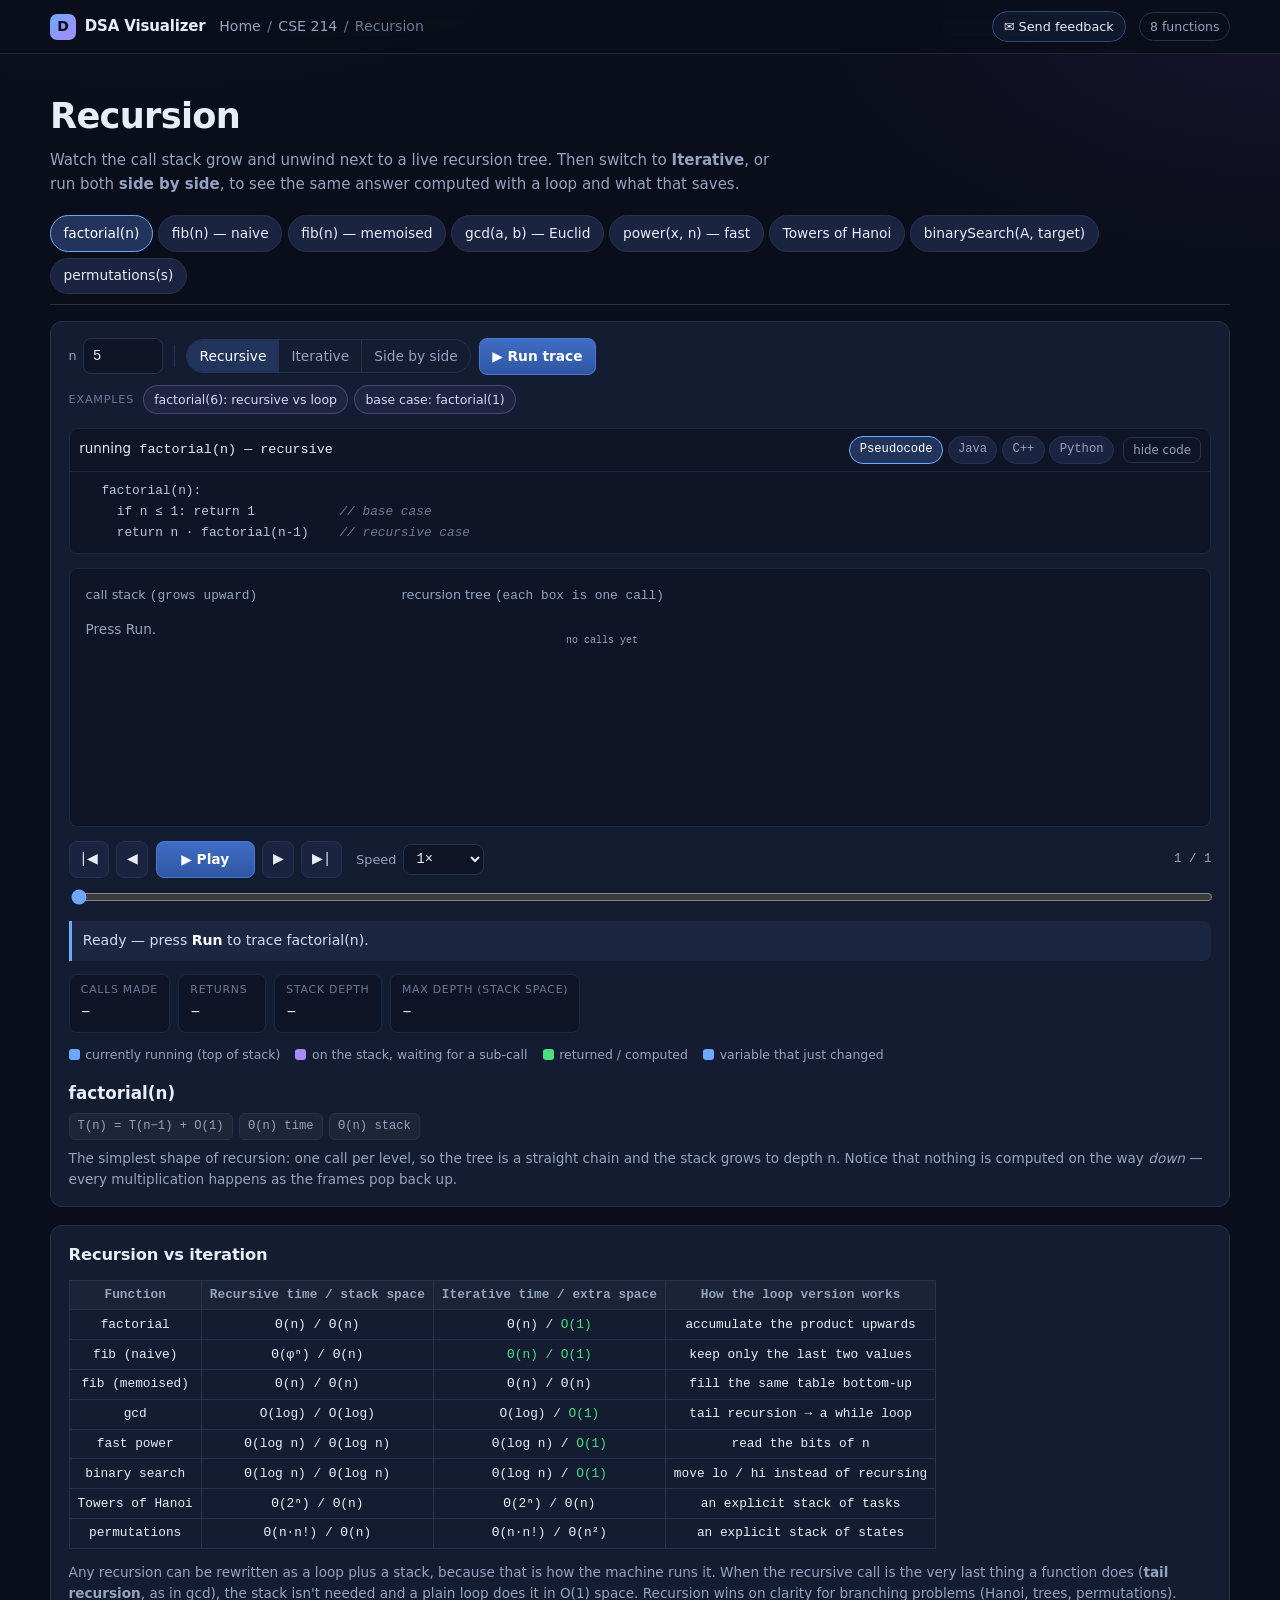
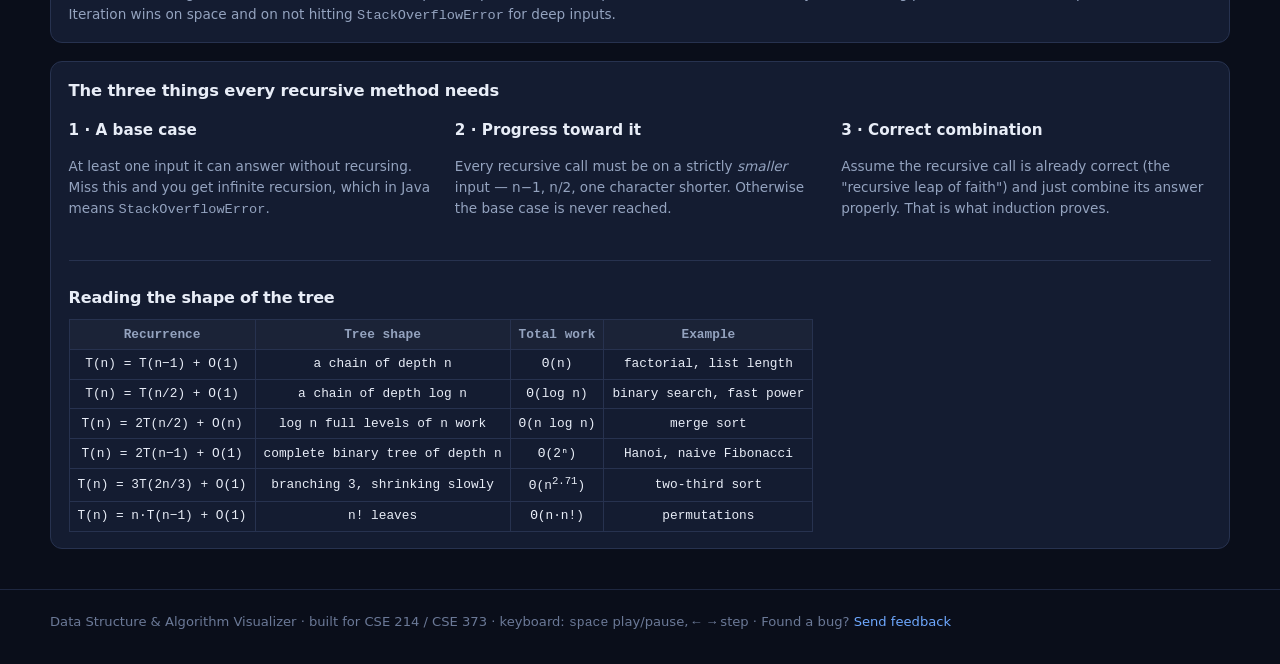
<file: cse214/recursion.html>
<!DOCTYPE html>
<html lang="en">
<head>
<meta charset="utf-8">
<meta name="viewport" content="width=device-width, initial-scale=1">
<title>Recursion — CSE 214</title>
<link rel="stylesheet" href="../assets/css/style.css">
<link rel="icon" href="data:image/svg+xml,<svg xmlns='http://www.w3.org/2000/svg' viewBox='0 0 100 100'><text y='.9em' font-size='90'>🔁</text></svg>">
</head>
<body>

<div class="topbar">
  <div class="wrap topbar-in">
    <a class="brand" href="../index.html"><span class="logo">D</span> DSA Visualizer</a>
    <div class="crumbs"><a href="../index.html">Home</a> / <a href="index.html">CSE 214</a> / <span>Recursion</span></div>
    <div class="spacer"></div>
    <span class="pill">8 functions</span>
  </div>
</div>

<div class="wrap">
  <div class="page-head">
    <h1>Recursion</h1>
    <p>Watch the call stack grow and unwind next to a live recursion tree. Then switch to <b>Iterative</b>, or run
       both <b>side by side</b>, to see the same answer computed with a loop and what that saves.</p>
  </div>

  <div id="fn-tabs" class="tabs"></div>

  <div class="panel">
    <div class="toolbar">
      <div class="toolbar" id="inputs" style="margin:0"></div>
      <div class="sep"></div>
      <div id="mode"></div>
      <button class="primary" id="btn-run">▶ Run trace</button>
    </div>

    <div id="examples"></div>

    <div data-tab="rec iter">
      <div id="code"></div>
      <div class="stage" id="main"></div>
    </div>

    <div class="compare" data-tab="cmp">
      <div class="pane" id="pane-L">
        <div class="pane-head"><h3>Recursive</h3><span class="tagline">one stack frame per call</span></div>
        <div id="L-code"></div>
        <div class="stage" id="L-stage"></div>
        <div class="pane-note" id="L-note"></div>
        <div id="L-stats"></div>
      </div>
      <div class="pane" id="pane-R">
        <div class="pane-head"><h3>Iterative</h3><span class="tagline">a loop, with an explicit stack if needed</span></div>
        <div id="R-code"></div>
        <div class="stage" id="R-stage"></div>
        <div class="pane-note" id="R-note"></div>
        <div id="R-stats"></div>
      </div>
    </div>

    <div id="player"></div>
    <div id="stats" data-tab="rec iter"></div>
    <div id="legend"></div>

    <div style="margin-top:1rem">
      <div class="panel-title" style="margin-bottom:.4rem"><h2 id="fn-name">factorial(n)</h2></div>
      <div class="complexity" id="fn-big" style="margin-bottom:.5rem"></div>
      <p class="blurb" id="fn-blurb" style="margin:0"></p>
    </div>
  </div>

  <div class="panel">
    <h2>Recursion vs iteration</h2>
    <div style="overflow-x:auto">
      <table class="tbl" style="min-width:640px">
        <tr><th>Function</th><th>Recursive time / stack space</th><th>Iterative time / extra space</th><th>How the loop version works</th></tr>
        <tr><td>factorial</td><td>Θ(n) / Θ(n)</td><td>Θ(n) / <span style="color:var(--c-done)">O(1)</span></td><td>accumulate the product upwards</td></tr>
        <tr><td>fib (naive)</td><td>Θ(φⁿ) / Θ(n)</td><td><span style="color:var(--c-done)">Θ(n) / O(1)</span></td><td>keep only the last two values</td></tr>
        <tr><td>fib (memoised)</td><td>Θ(n) / Θ(n)</td><td>Θ(n) / Θ(n)</td><td>fill the same table bottom-up</td></tr>
        <tr><td>gcd</td><td>O(log) / O(log)</td><td>O(log) / <span style="color:var(--c-done)">O(1)</span></td><td>tail recursion → a while loop</td></tr>
        <tr><td>fast power</td><td>Θ(log n) / Θ(log n)</td><td>Θ(log n) / <span style="color:var(--c-done)">O(1)</span></td><td>read the bits of n</td></tr>
        <tr><td>binary search</td><td>Θ(log n) / Θ(log n)</td><td>Θ(log n) / <span style="color:var(--c-done)">O(1)</span></td><td>move lo / hi instead of recursing</td></tr>
        <tr><td>Towers of Hanoi</td><td>Θ(2ⁿ) / Θ(n)</td><td>Θ(2ⁿ) / Θ(n)</td><td>an explicit stack of tasks</td></tr>
        <tr><td>permutations</td><td>Θ(n·n!) / Θ(n)</td><td>Θ(n·n!) / Θ(n²)</td><td>an explicit stack of states</td></tr>
      </table>
    </div>
    <p class="small muted" style="margin-bottom:0">Any recursion can be rewritten as a loop plus a stack, because
       that is how the machine runs it. When the recursive call is the very last thing a function does (<b>tail
       recursion</b>, as in gcd), the stack isn't needed and a plain loop does it in O(1) space. Recursion wins on
       clarity for branching problems (Hanoi, trees, permutations). Iteration wins on space and on not hitting
       <span class="mono">StackOverflowError</span> for deep inputs.</p>
  </div>

  <div class="panel" style="margin-bottom:2rem">
    <h2>The three things every recursive method needs</h2>
    <div class="grid cols-3">
      <div>
        <h3 style="font-size:.95rem;margin:.2rem 0 .3rem">1 &middot; A base case</h3>
        <p class="small muted">At least one input it can answer without recursing. Miss this and you get infinite
           recursion, which in Java means <span class="mono">StackOverflowError</span>.</p>
      </div>
      <div>
        <h3 style="font-size:.95rem;margin:.2rem 0 .3rem">2 &middot; Progress toward it</h3>
        <p class="small muted">Every recursive call must be on a strictly <em>smaller</em> input — n−1, n/2, one
           character shorter. Otherwise the base case is never reached.</p>
      </div>
      <div>
        <h3 style="font-size:.95rem;margin:.2rem 0 .3rem">3 &middot; Correct combination</h3>
        <p class="small muted">Assume the recursive call is already correct (the "recursive leap of faith") and just
           combine its answer properly. That is what induction proves.</p>
      </div>
    </div>
    <hr class="hr">
    <h3 style="font-size:1rem;margin:0 0 .5rem">Reading the shape of the tree</h3>
    <div style="overflow-x:auto">
      <table class="tbl" style="min-width:600px">
        <tr><th>Recurrence</th><th>Tree shape</th><th>Total work</th><th>Example</th></tr>
        <tr><td>T(n) = T(n−1) + O(1)</td><td>a chain of depth n</td><td>Θ(n)</td><td>factorial, list length</td></tr>
        <tr><td>T(n) = T(n/2) + O(1)</td><td>a chain of depth log n</td><td>Θ(log n)</td><td>binary search, fast power</td></tr>
        <tr><td>T(n) = 2T(n/2) + O(n)</td><td>log n full levels of n work</td><td>Θ(n log n)</td><td>merge sort</td></tr>
        <tr><td>T(n) = 2T(n−1) + O(1)</td><td>complete binary tree of depth n</td><td>Θ(2ⁿ)</td><td>Hanoi, naive Fibonacci</td></tr>
        <tr><td>T(n) = 3T(2n/3) + O(1)</td><td>branching 3, shrinking slowly</td><td>Θ(n<sup>2.71</sup>)</td><td>two-third sort</td></tr>
        <tr><td>T(n) = n·T(n−1) + O(1)</td><td>n! leaves</td><td>Θ(n·n!)</td><td>permutations</td></tr>
      </table>
    </div>
  </div>
</div>

<footer class="site"></footer>
<script src="../assets/js/core.js"></script>
<script src="../assets/js/recursion.js"></script>
</body>
</html>
</file>
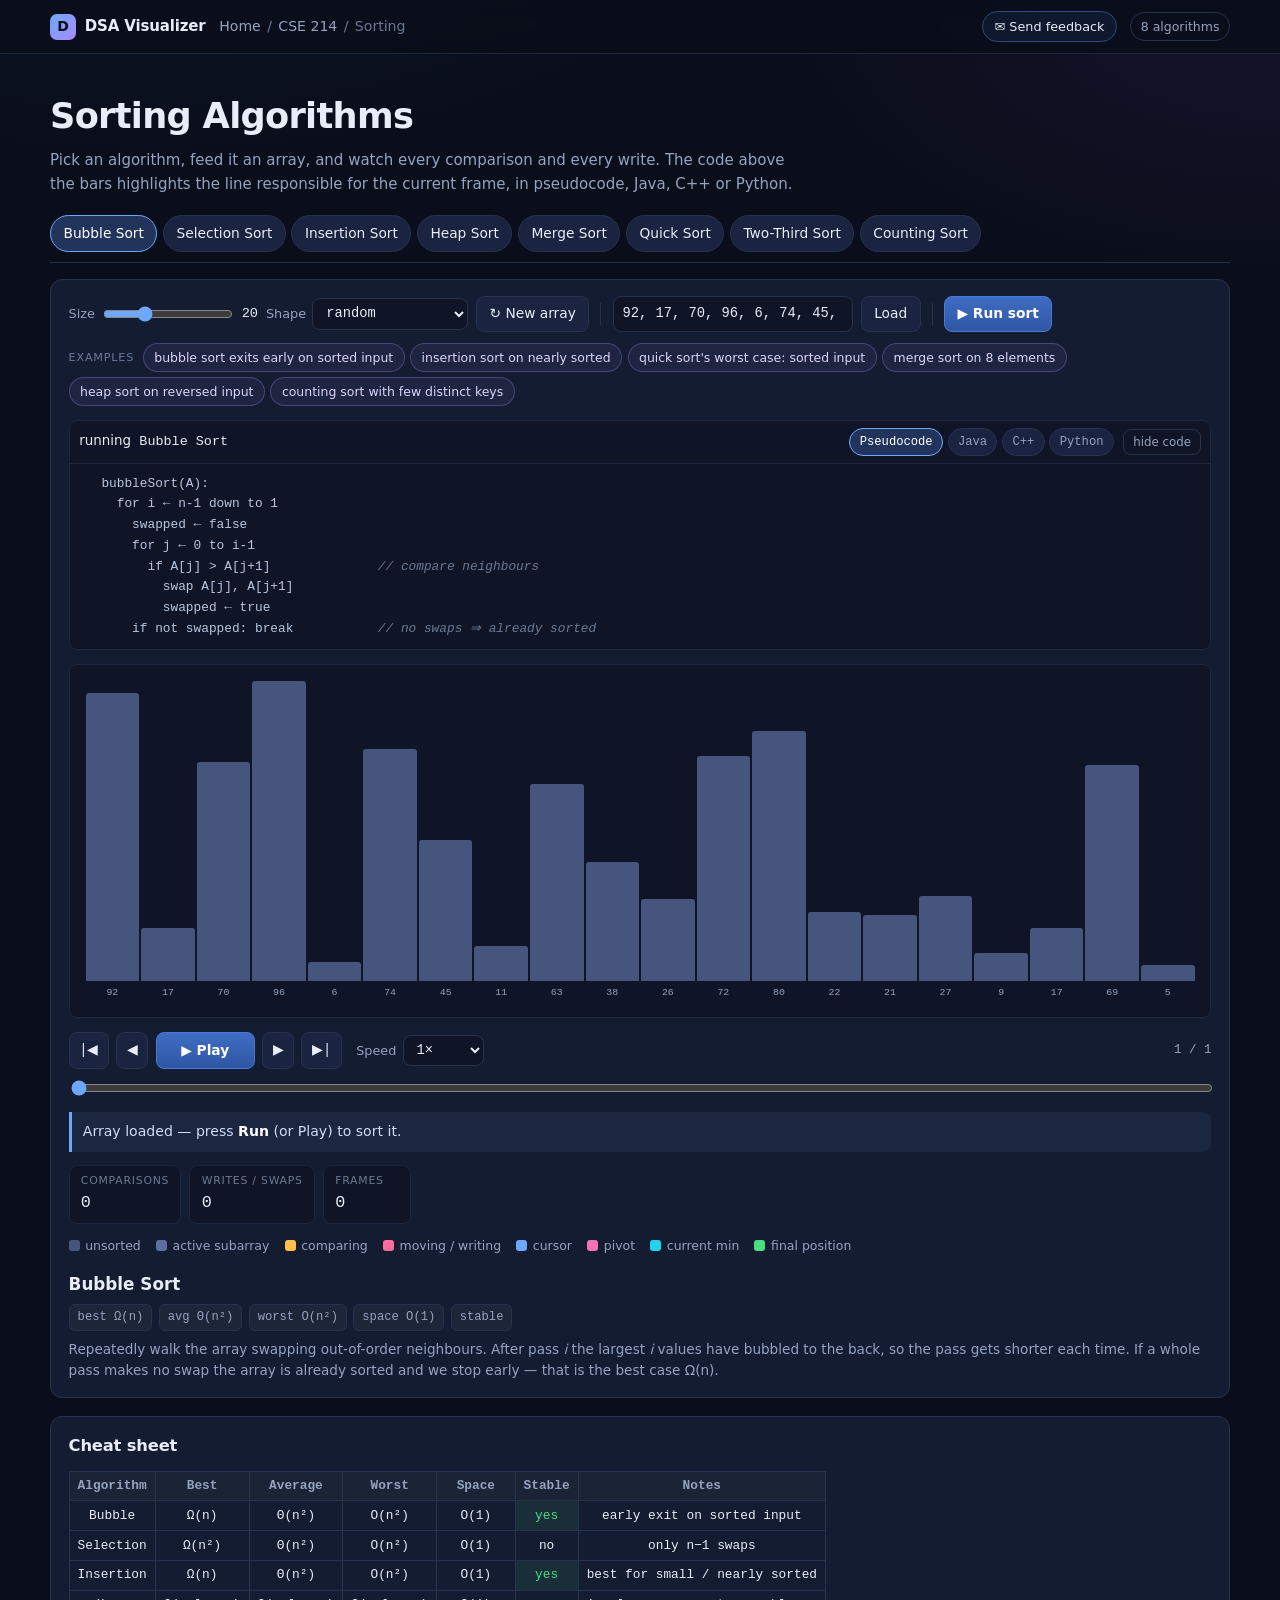
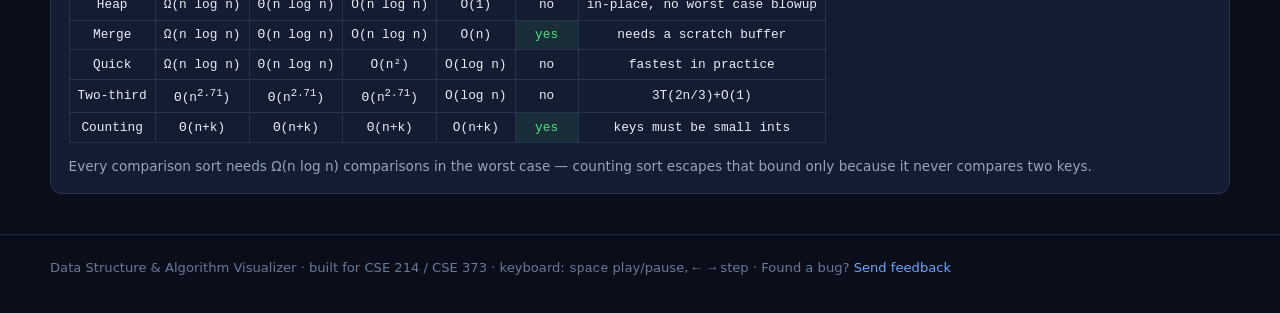
<file: cse214/sorting.html>
<!DOCTYPE html>
<html lang="en">
<head>
<meta charset="utf-8">
<meta name="viewport" content="width=device-width, initial-scale=1">
<title>Sorting Algorithms — CSE 214</title>
<link rel="stylesheet" href="../assets/css/style.css">
<link rel="icon" href="data:image/svg+xml,<svg xmlns='http://www.w3.org/2000/svg' viewBox='0 0 100 100'><text y='.9em' font-size='90'>📊</text></svg>">
</head>
<body>

<div class="topbar">
  <div class="wrap topbar-in">
    <a class="brand" href="../index.html"><span class="logo">D</span> DSA Visualizer</a>
    <div class="crumbs"><a href="../index.html">Home</a> / <a href="index.html">CSE 214</a> / <span>Sorting</span></div>
    <div class="spacer"></div>
    <span class="pill">8 algorithms</span>
  </div>
</div>

<div class="wrap">
  <div class="page-head">
    <h1>Sorting Algorithms</h1>
    <p>Pick an algorithm, feed it an array, and watch every comparison and every write. The code above the bars
       highlights the line responsible for the current frame, in pseudocode, Java, C++ or Python.</p>
  </div>

  <div id="algo-tabs" class="tabs"></div>

  <div class="panel">
    <div class="toolbar">
      <div class="field">
        <label for="size">Size</label>
        <input type="range" id="size" min="3" max="60" value="20" style="width:130px">
        <span class="mono small" id="size-out">20</span>
      </div>
      <div class="field">
        <label for="kind">Shape</label>
        <select id="kind">
          <option value="random">random</option>
          <option value="sorted">already sorted</option>
          <option value="reverse">reversed</option>
          <option value="nearly">nearly sorted</option>
          <option value="few">few unique</option>
        </select>
      </div>
      <button id="btn-new">↻ New array</button>
      <div class="sep"></div>
      <input type="text" id="custom" class="wide" placeholder="42, 7, 19, ..." aria-label="custom values">
      <button id="btn-load">Load</button>
      <div class="sep"></div>
      <button class="primary" id="btn-run">▶ Run sort</button>
    </div>

    <div id="examples"></div>
    <div id="code"></div>
    <div class="stage">
      <div class="bars" id="bars"></div>
      <div class="small mono muted" id="heapline" style="display:none;margin-top:.5rem"></div>
      <div id="rows"></div>
    </div>

    <div id="player"></div>

    <div class="stats">
      <div class="stat"><span class="k">Comparisons</span><span class="v" id="s-cmp">0</span></div>
      <div class="stat"><span class="k">Writes / swaps</span><span class="v" id="s-mov">0</span></div>
      <div class="stat"><span class="k">Frames</span><span class="v" id="s-frames">0</span></div>
    </div>

    <div id="legend"></div>

    <div style="margin-top:1rem">
      <div class="panel-title" style="margin-bottom:.4rem"><h2 id="algo-name">Bubble Sort</h2></div>
      <div class="complexity" id="algo-big" style="margin-bottom:.5rem"></div>
      <p class="blurb" id="algo-blurb" style="margin:0"></p>
    </div>
  </div>

  <div class="panel" style="margin-bottom:2rem">
    <h2>Cheat sheet</h2>
    <div style="overflow-x:auto">
      <table class="tbl" style="min-width:640px">
        <tr><th>Algorithm</th><th>Best</th><th>Average</th><th>Worst</th><th>Space</th><th>Stable</th><th>Notes</th></tr>
        <tr><td>Bubble</td><td>Ω(n)</td><td>Θ(n²)</td><td>O(n²)</td><td>O(1)</td><td class="one">yes</td><td>early exit on sorted input</td></tr>
        <tr><td>Selection</td><td>Ω(n²)</td><td>Θ(n²)</td><td>O(n²)</td><td>O(1)</td><td>no</td><td>only n−1 swaps</td></tr>
        <tr><td>Insertion</td><td>Ω(n)</td><td>Θ(n²)</td><td>O(n²)</td><td>O(1)</td><td class="one">yes</td><td>best for small / nearly sorted</td></tr>
        <tr><td>Heap</td><td>Ω(n log n)</td><td>Θ(n log n)</td><td>O(n log n)</td><td>O(1)</td><td>no</td><td>in-place, no worst case blowup</td></tr>
        <tr><td>Merge</td><td>Ω(n log n)</td><td>Θ(n log n)</td><td>O(n log n)</td><td>O(n)</td><td class="one">yes</td><td>needs a scratch buffer</td></tr>
        <tr><td>Quick</td><td>Ω(n log n)</td><td>Θ(n log n)</td><td>O(n²)</td><td>O(log n)</td><td>no</td><td>fastest in practice</td></tr>
        <tr><td>Two-third</td><td>Θ(n<sup>2.71</sup>)</td><td>Θ(n<sup>2.71</sup>)</td><td>Θ(n<sup>2.71</sup>)</td><td>O(log n)</td><td>no</td><td>3T(2n/3)+O(1)</td></tr>
        <tr><td>Counting</td><td>Θ(n+k)</td><td>Θ(n+k)</td><td>Θ(n+k)</td><td>O(n+k)</td><td class="one">yes</td><td>keys must be small ints</td></tr>
      </table>
    </div>
    <p class="small muted" style="margin-bottom:0">Every comparison sort needs Ω(n log n) comparisons in the worst
       case — counting sort escapes that bound only because it never compares two keys.</p>
  </div>
</div>

<footer class="site"></footer>
<script src="../assets/js/core.js"></script>
<script src="../assets/js/sorting.js"></script>
</body>
</html>
</file>
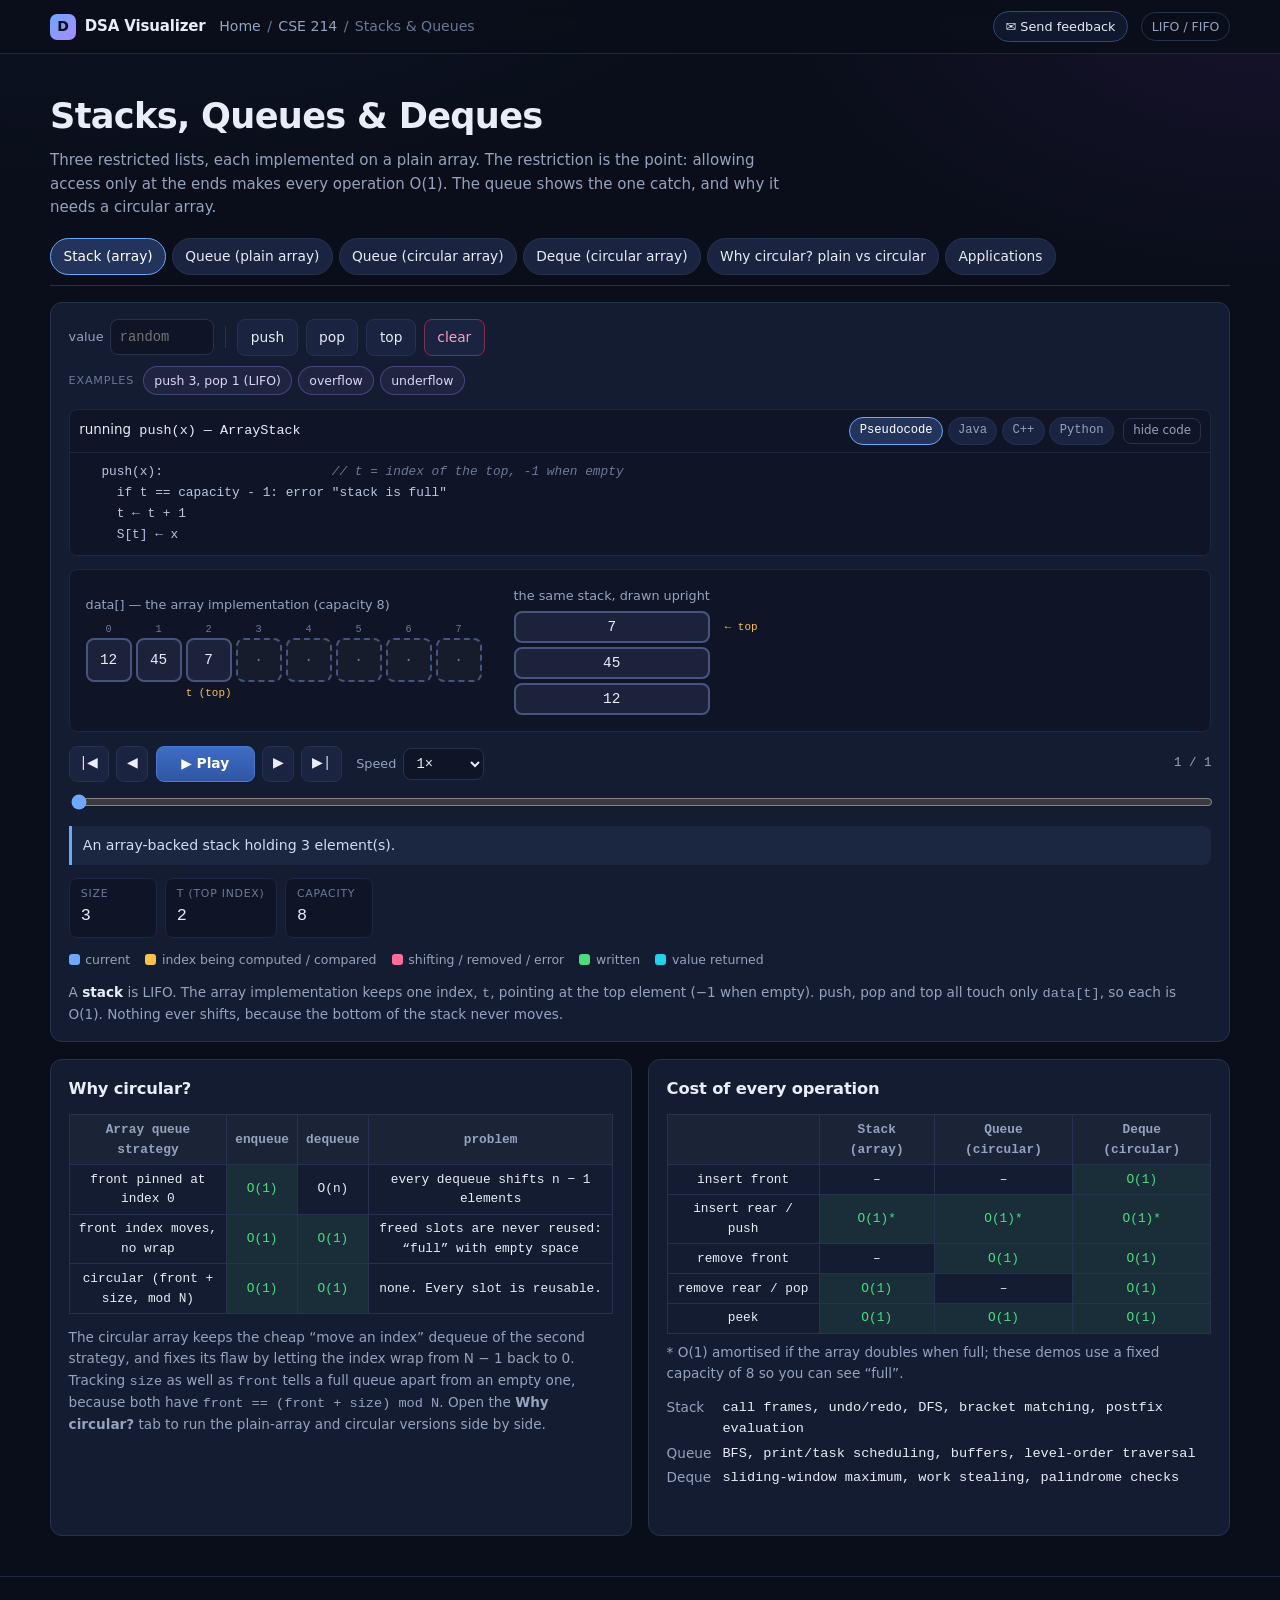
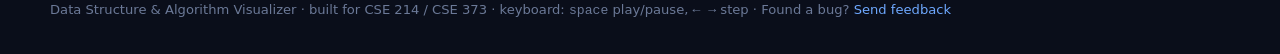
<file: cse214/stacks-queues.html>
<!DOCTYPE html>
<html lang="en">
<head>
<meta charset="utf-8">
<meta name="viewport" content="width=device-width, initial-scale=1">
<title>Stacks, Queues &amp; Deques — CSE 214</title>
<link rel="stylesheet" href="../assets/css/style.css">
<link rel="icon" href="data:image/svg+xml,<svg xmlns='http://www.w3.org/2000/svg' viewBox='0 0 100 100'><text y='.9em' font-size='90'>🥞</text></svg>">
</head>
<body>

<div class="topbar">
  <div class="wrap topbar-in">
    <a class="brand" href="../index.html"><span class="logo">D</span> DSA Visualizer</a>
    <div class="crumbs"><a href="../index.html">Home</a> / <a href="index.html">CSE 214</a> / <span>Stacks &amp; Queues</span></div>
    <div class="spacer"></div>
    <span class="pill">LIFO / FIFO</span>
  </div>
</div>

<div class="wrap">
  <div class="page-head">
    <h1>Stacks, Queues &amp; Deques</h1>
    <p>Three restricted lists, each implemented on a plain array. The restriction is the point: allowing access only
       at the ends makes every operation O(1). The queue shows the one catch, and why it needs a circular array.</p>
  </div>

  <div id="tabs" class="tabs"></div>

  <div class="panel">
    <div class="toolbar">
      <div class="field" data-tab="stack aqueue cqueue deque compare"><label for="val">value</label><input type="number" id="val" placeholder="random"></div>
      <div class="sep" data-tab="stack aqueue cqueue deque compare"></div>

      <div class="toolbar" data-tab="stack" style="margin:0">
        <button id="s-push">push</button>
        <button id="s-pop">pop</button>
        <button id="s-peek">top</button>
        <button class="danger" id="s-clear">clear</button>
      </div>
      <div class="toolbar" data-tab="aqueue" style="margin:0">
        <button id="a-enq">enqueue</button>
        <button id="a-deq">dequeue</button>
        <button class="danger" id="a-clear">clear</button>
      </div>
      <div class="toolbar" data-tab="cqueue" style="margin:0">
        <button id="q-enq">enqueue</button>
        <button id="q-deq">dequeue</button>
        <button id="q-peek">first</button>
        <button class="danger" id="q-clear">clear</button>
      </div>
      <div class="toolbar" data-tab="deque" style="margin:0">
        <button id="k-af">addFirst</button>
        <button id="k-al">addLast</button>
        <button id="k-rf">removeFirst</button>
        <button id="k-rl">removeLast</button>
        <button class="danger" id="k-clear">clear</button>
      </div>
      <div class="toolbar" data-tab="compare" style="margin:0">
        <button id="c-enq">enqueue on both</button>
        <button id="c-deq">dequeue on both</button>
        <div class="field">
          <label for="c-left">left queue</label>
          <select id="c-left">
            <option value="shift">front pinned at 0 (shift)</option>
            <option value="drift">front moves, no wrap</option>
          </select>
        </div>
        <button class="danger" id="c-clear">reset both</button>
      </div>
      <div class="toolbar" data-tab="app" style="margin:0">
        <input type="text" id="bstr" class="wide" value="{ a[ i ] + (b * c) }" aria-label="expression">
        <button id="ap-brackets">check brackets</button>
        <div class="sep"></div>
        <input type="text" id="pstr" class="wide" value="3 4 + 2 * 7 -" aria-label="postfix expression">
        <button id="ap-postfix">evaluate postfix</button>
      </div>
    </div>

    <div id="examples"></div>

    <div data-tab="stack aqueue cqueue deque app">
      <div id="code"></div>
      <div class="stage" id="stage"></div>
    </div>

    <div class="compare" data-tab="compare">
      <div class="pane" id="pane-L">
        <div class="pane-head"><h3 id="L-title">Plain array queue</h3><span class="tagline" id="L-tag"></span></div>
        <div id="L-code"></div>
        <div class="stage" id="L-stage"></div>
        <div class="pane-note" id="L-note"></div>
        <div id="L-stats"></div>
      </div>
      <div class="pane" id="pane-R">
        <div class="pane-head"><h3>Circular array queue</h3><span class="tagline">indices wrap with mod</span></div>
        <div id="R-code"></div>
        <div class="stage" id="R-stage"></div>
        <div class="pane-note" id="R-note"></div>
        <div id="R-stats"></div>
      </div>
    </div>

    <div id="player"></div>
    <div id="stats" data-tab="stack aqueue cqueue deque app"></div>
    <div id="legend"></div>
    <div id="notes"></div>
  </div>

  <div class="row" style="margin-bottom:2rem">
    <div class="col">
      <div class="panel" style="height:100%">
        <h2>Why circular?</h2>
        <div style="overflow-x:auto">
          <table class="tbl" style="min-width:470px">
            <tr><th>Array queue strategy</th><th>enqueue</th><th>dequeue</th><th>problem</th></tr>
            <tr><td>front pinned at index 0</td><td class="one">O(1)</td><td>O(n)</td><td>every dequeue shifts n − 1 elements</td></tr>
            <tr><td>front index moves, no wrap</td><td class="one">O(1)</td><td class="one">O(1)</td><td>freed slots are never reused: “full” with empty space</td></tr>
            <tr><td>circular (front + size, mod N)</td><td class="one">O(1)</td><td class="one">O(1)</td><td>none. Every slot is reusable.</td></tr>
          </table>
        </div>
        <p class="small muted" style="margin-bottom:0">The circular array keeps the cheap “move an index” dequeue of the
           second strategy, and fixes its flaw by letting the index wrap from N − 1 back to 0. Tracking
           <span class="mono">size</span> as well as <span class="mono">front</span> tells a full queue apart from an
           empty one, because both have <span class="mono">front == (front + size) mod N</span>. Open the <b>Why
           circular?</b> tab to run the plain-array and circular versions side by side.</p>
      </div>
    </div>
    <div class="col">
      <div class="panel" style="height:100%">
        <h2>Cost of every operation</h2>
        <div style="overflow-x:auto">
          <table class="tbl">
            <tr><th></th><th>Stack (array)</th><th>Queue (circular)</th><th>Deque (circular)</th></tr>
            <tr><td>insert front</td><td>–</td><td>–</td><td class="one">O(1)</td></tr>
            <tr><td>insert rear / push</td><td class="one">O(1)*</td><td class="one">O(1)*</td><td class="one">O(1)*</td></tr>
            <tr><td>remove front</td><td>–</td><td class="one">O(1)</td><td class="one">O(1)</td></tr>
            <tr><td>remove rear / pop</td><td class="one">O(1)</td><td>–</td><td class="one">O(1)</td></tr>
            <tr><td>peek</td><td class="one">O(1)</td><td class="one">O(1)</td><td class="one">O(1)</td></tr>
          </table>
        </div>
        <p class="small muted" style="margin:.5rem 0 .7rem">* O(1) amortised if the array doubles when full;
           these demos use a fixed capacity of 8 so you can see “full”.</p>
        <dl class="kv">
          <dt>Stack</dt><dd>call frames, undo/redo, DFS, bracket matching, postfix evaluation</dd>
          <dt>Queue</dt><dd>BFS, print/task scheduling, buffers, level-order traversal</dd>
          <dt>Deque</dt><dd>sliding-window maximum, work stealing, palindrome checks</dd>
        </dl>
      </div>
    </div>
  </div>
</div>

<footer class="site"></footer>
<script src="../assets/js/core.js"></script>
<script src="../assets/js/stacks.js"></script>
</body>
</html>
</file>
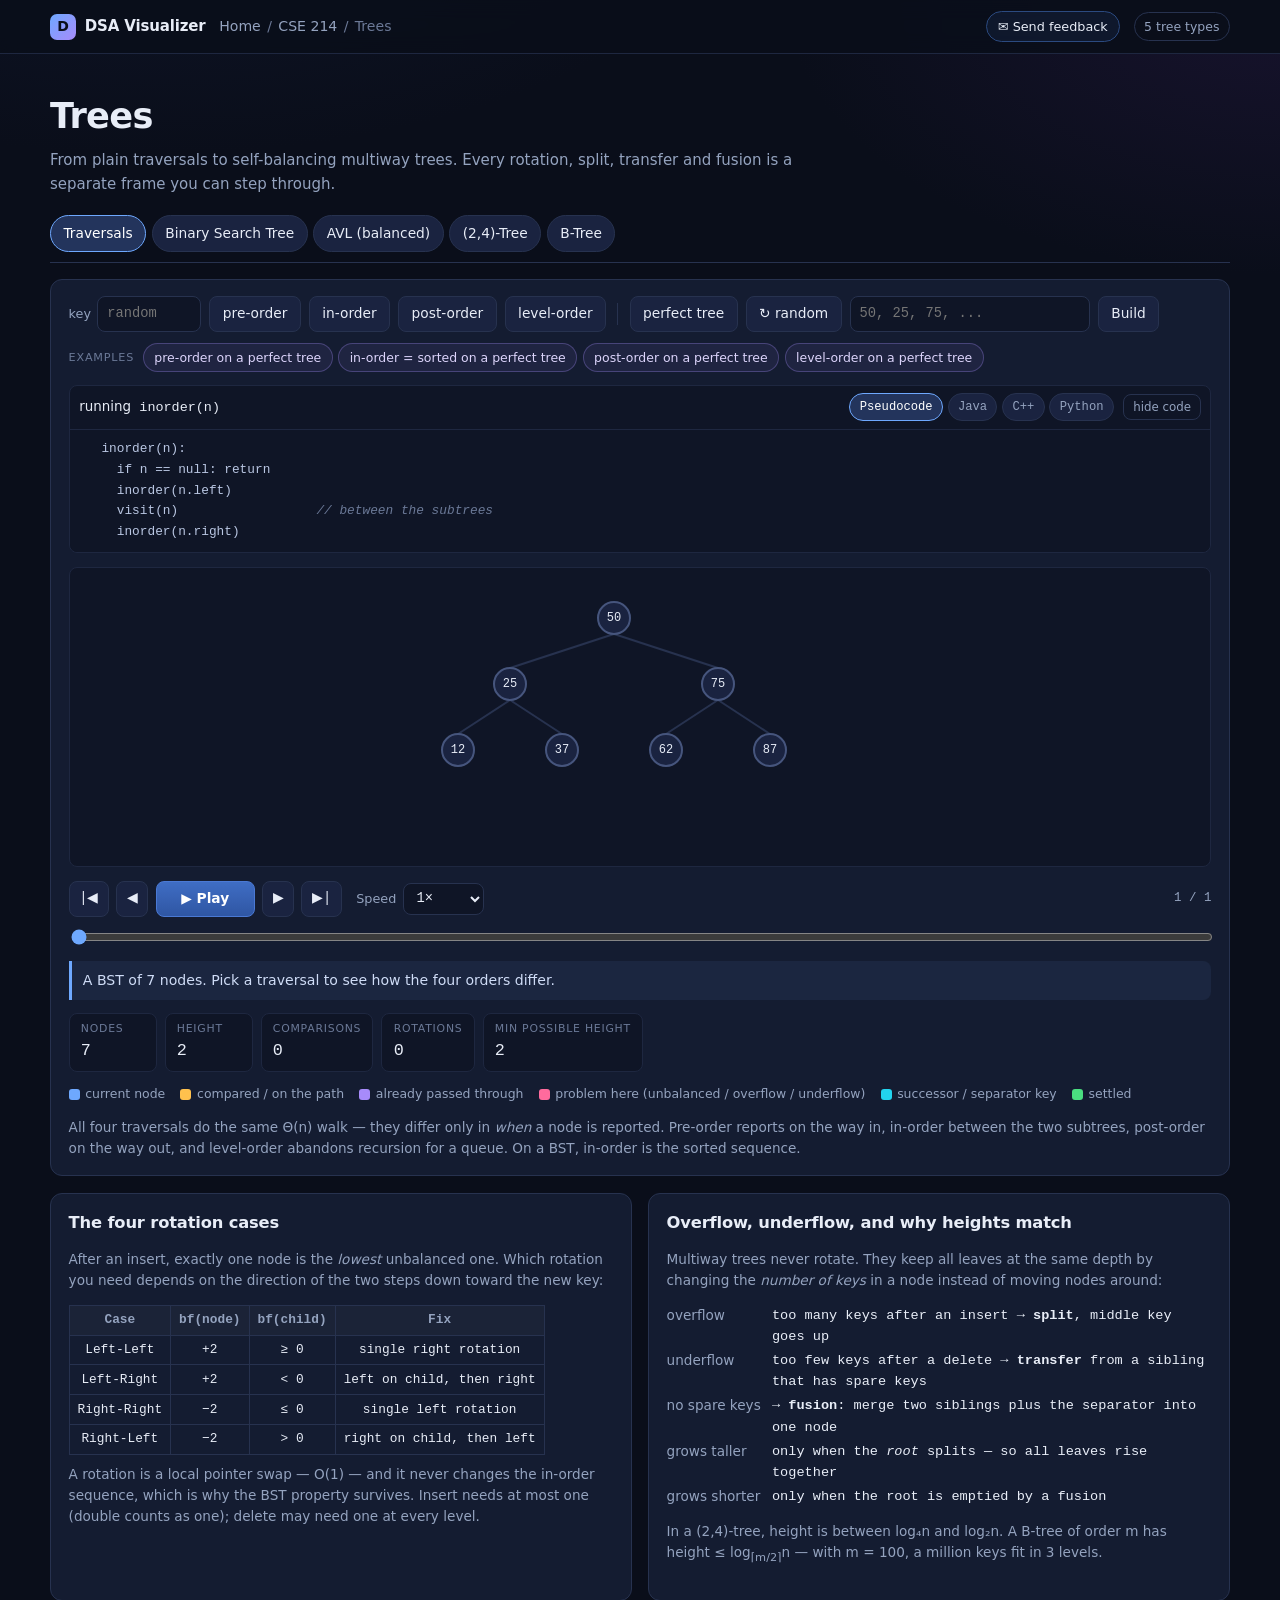
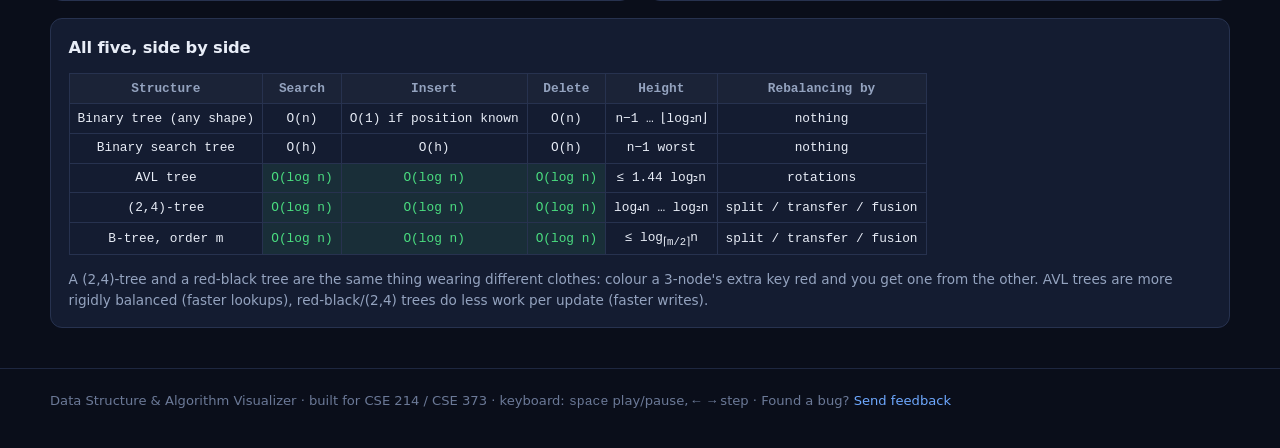
<file: cse214/trees.html>
<!DOCTYPE html>
<html lang="en">
<head>
<meta charset="utf-8">
<meta name="viewport" content="width=device-width, initial-scale=1">
<title>Trees — CSE 214</title>
<link rel="stylesheet" href="../assets/css/style.css">
<link rel="icon" href="data:image/svg+xml,<svg xmlns='http://www.w3.org/2000/svg' viewBox='0 0 100 100'><text y='.9em' font-size='90'>🌳</text></svg>">
</head>
<body>

<div class="topbar">
  <div class="wrap topbar-in">
    <a class="brand" href="../index.html"><span class="logo">D</span> DSA Visualizer</a>
    <div class="crumbs"><a href="../index.html">Home</a> / <a href="index.html">CSE 214</a> / <span>Trees</span></div>
    <div class="spacer"></div>
    <span class="pill">5 tree types</span>
  </div>
</div>

<div class="wrap">
  <div class="page-head">
    <h1>Trees</h1>
    <p>From plain traversals to self-balancing multiway trees. Every rotation, split, transfer and fusion is a separate
       frame you can step through.</p>
  </div>

  <div id="tabs" class="tabs"></div>

  <div class="panel">
    <div class="toolbar">
      <div class="field"><label for="val">key</label><input type="number" id="val" placeholder="random"></div>
      <div class="field" id="bt-order-wrap" style="display:none">
        <label for="bt-order">order m</label><input type="number" id="bt-order" value="5" min="3" max="7" style="width:4rem">
      </div>

      <div class="toolbar" id="tools-trav" style="margin:0">
        <button id="tr-pre">pre-order</button>
        <button id="tr-in">in-order</button>
        <button id="tr-post">post-order</button>
        <button id="tr-level">level-order</button>
        <div class="sep"></div>
        <button id="tr-perfect">perfect tree</button>
        <button id="tr-rand">↻ random</button>
        <input type="text" id="tr-vals" class="wide" placeholder="50, 25, 75, ...">
        <button id="tr-load">Build</button>
      </div>

      <div class="toolbar" id="tools-bst" style="margin:0;display:none">
        <button id="bst-insert">insert</button>
        <button id="bst-search">search</button>
        <button id="bst-delete">delete</button>
        <div class="sep"></div>
        <button id="bst-rand">↻ random</button>
        <button id="bst-degenerate">insert 10,20,…,60 sorted</button>
        <button class="danger" id="bst-clear">clear</button>
      </div>

      <div class="toolbar" id="tools-avl" style="margin:0;display:none">
        <button id="avl-insert">insert</button>
        <button id="avl-search">search</button>
        <button id="avl-delete">delete</button>
        <div class="sep"></div>
        <button id="avl-rand">↻ random</button>
        <button id="avl-degenerate">insert 10,20,…,60 sorted</button>
        <button class="danger" id="avl-clear">clear</button>
      </div>

      <div class="toolbar" id="tools-t24" style="margin:0;display:none">
        <button id="t24-insert">insert</button>
        <button id="t24-search">search</button>
        <button id="t24-delete">delete</button>
        <div class="sep"></div>
        <button id="t24-rand">↻ random</button>
        <button id="t24-seq">insert 1…12</button>
        <button class="danger" id="t24-clear">clear</button>
      </div>

      <div class="toolbar" id="tools-btree" style="margin:0;display:none">
        <button id="btree-insert">insert</button>
        <button id="btree-search">search</button>
        <button id="btree-delete">delete</button>
        <div class="sep"></div>
        <button id="btree-rand">↻ random</button>
        <button id="btree-seq">insert 1…12</button>
        <button class="danger" id="btree-clear">clear</button>
      </div>
    </div>

    <div id="examples"></div>
    <div id="code"></div>
    <div class="stage" id="tree-view"></div>
    <div id="output" style="margin-top:.8rem"></div>
    <div id="player"></div>

    <div class="stats">
      <div class="stat"><span class="k">nodes</span><span class="v" id="t-nodes">0</span></div>
      <div class="stat"><span class="k">height</span><span class="v" id="t-height">0</span></div>
      <div class="stat"><span class="k">comparisons</span><span class="v" id="t-cmp">0</span></div>
      <div class="stat"><span class="k" id="t-extra-k">rotations</span><span class="v" id="t-extra">0</span></div>
      <div class="stat"><span class="k" id="t-extra2-k">min possible height</span><span class="v" id="t-extra2">0</span></div>
    </div>

    <div id="legend"></div>
    <p class="blurb" id="blurb"></p>
  </div>

  <div class="row" style="margin-bottom:1.1rem">
    <div class="col">
      <div class="panel" style="height:100%">
        <h2>The four rotation cases</h2>
        <p class="small muted">After an insert, exactly one node is the <em>lowest</em> unbalanced one. Which rotation
           you need depends on the direction of the two steps down toward the new key:</p>
        <div style="overflow-x:auto">
          <table class="tbl" style="min-width:430px">
            <tr><th>Case</th><th>bf(node)</th><th>bf(child)</th><th>Fix</th></tr>
            <tr><td>Left-Left</td><td>+2</td><td>≥ 0</td><td>single right rotation</td></tr>
            <tr><td>Left-Right</td><td>+2</td><td>&lt; 0</td><td>left on child, then right</td></tr>
            <tr><td>Right-Right</td><td>−2</td><td>≤ 0</td><td>single left rotation</td></tr>
            <tr><td>Right-Left</td><td>−2</td><td>&gt; 0</td><td>right on child, then left</td></tr>
          </table>
        </div>
        <p class="small muted" style="margin:.6rem 0 0">A rotation is a local pointer swap — O(1) — and it never changes
           the in-order sequence, which is why the BST property survives. Insert needs at most one (double counts as
           one); delete may need one at every level.</p>
      </div>
    </div>
    <div class="col">
      <div class="panel" style="height:100%">
        <h2>Overflow, underflow, and why heights match</h2>
        <p class="small muted">Multiway trees never rotate. They keep all leaves at the same depth by changing the
           <em>number of keys</em> in a node instead of moving nodes around:</p>
        <dl class="kv">
          <dt>overflow</dt><dd>too many keys after an insert → <b>split</b>, middle key goes up</dd>
          <dt>underflow</dt><dd>too few keys after a delete → <b>transfer</b> from a sibling that has spare keys</dd>
          <dt>no spare keys</dt><dd>→ <b>fusion</b>: merge two siblings plus the separator into one node</dd>
          <dt>grows taller</dt><dd>only when the <em>root</em> splits — so all leaves rise together</dd>
          <dt>grows shorter</dt><dd>only when the root is emptied by a fusion</dd>
        </dl>
        <p class="small muted" style="margin:.6rem 0 0">In a (2,4)-tree, height is between log₄n and log₂n. A B-tree of
           order m has height ≤ log<sub>⌈m/2⌉</sub>n — with m = 100, a million keys fit in 3 levels.</p>
      </div>
    </div>
  </div>

  <div class="panel" style="margin-bottom:2rem">
    <h2>All five, side by side</h2>
    <div style="overflow-x:auto">
      <table class="tbl" style="min-width:680px">
        <tr><th>Structure</th><th>Search</th><th>Insert</th><th>Delete</th><th>Height</th><th>Rebalancing by</th></tr>
        <tr><td>Binary tree (any shape)</td><td>O(n)</td><td>O(1) if position known</td><td>O(n)</td><td>n−1 … ⌊log₂n⌋</td><td>nothing</td></tr>
        <tr><td>Binary search tree</td><td>O(h)</td><td>O(h)</td><td>O(h)</td><td>n−1 worst</td><td>nothing</td></tr>
        <tr><td>AVL tree</td><td class="one">O(log n)</td><td class="one">O(log n)</td><td class="one">O(log n)</td><td>≤ 1.44 log₂n</td><td>rotations</td></tr>
        <tr><td>(2,4)-tree</td><td class="one">O(log n)</td><td class="one">O(log n)</td><td class="one">O(log n)</td><td>log₄n … log₂n</td><td>split / transfer / fusion</td></tr>
        <tr><td>B-tree, order m</td><td class="one">O(log n)</td><td class="one">O(log n)</td><td class="one">O(log n)</td><td>≤ log<sub>⌈m/2⌉</sub>n</td><td>split / transfer / fusion</td></tr>
      </table>
    </div>
    <p class="small muted" style="margin-bottom:0">A (2,4)-tree and a red-black tree are the same thing wearing
       different clothes: colour a 3-node's extra key red and you get one from the other. AVL trees are more rigidly
       balanced (faster lookups), red-black/(2,4) trees do less work per update (faster writes).</p>
  </div>
</div>

<footer class="site"></footer>
<script src="../assets/js/core.js"></script>
<script src="../assets/js/trees.js"></script>
</body>
</html>
</file>
<file: assets/css/style.css>
/* ===========================================================
   DSA Visualizer — shared stylesheet
   =========================================================== */

:root {
  --bg: #0a0e1a;
  --bg-2: #0f1526;
  --panel: #141c31;
  --panel-2: #1a2340;
  --line: #27324f;
  --line-soft: #1e2740;
  --txt: #e8edf7;
  --muted: #94a3bf;
  --muted-2: #6b7997;

  --accent: #6ea8fe;
  --accent-dim: #2b4a80;

  /* state palette (kept consistent across every visualizer) */
  --c-idle: #46557d;
  --c-active: #6ea8fe;   /* current / cursor        */
  --c-cmp: #ffc14d;      /* being compared          */
  --c-swap: #ff6b9d;     /* being moved / swapped   */
  --c-done: #4ade80;     /* finished / sorted       */
  --c-visit: #a78bfa;    /* visited / in structure  */
  --c-pivot: #f472b6;
  --c-warn: #fb923c;
  --c-target: #22d3ee;

  --radius: 12px;
  --radius-sm: 8px;
  --mono: ui-monospace, SFMono-Regular, "SF Mono", Menlo, Consolas, monospace;
  --sans: system-ui, -apple-system, "Segoe UI", Roboto, Helvetica, Arial, sans-serif;
  --shadow: 0 10px 30px rgba(0, 0, 0, .35);
}

* { box-sizing: border-box; }

html { scroll-behavior: smooth; }

body {
  margin: 0;
  background:
    radial-gradient(1100px 600px at 12% -10%, #16204080 0%, transparent 60%),
    radial-gradient(900px 500px at 100% 0%, #2b1a4a66 0%, transparent 55%),
    var(--bg);
  color: var(--txt);
  font-family: var(--sans);
  font-size: 15px;
  line-height: 1.55;
  -webkit-font-smoothing: antialiased;
  min-height: 100vh;
}

a { color: var(--accent); text-decoration: none; }
a:hover { text-decoration: underline; }

.wrap { width: min(1180px, calc(100% - 2rem)); margin: 0 auto; }
.wrap-narrow { width: min(900px, calc(100% - 2rem)); margin: 0 auto; }

/* ---------- top bar ---------- */
.topbar {
  position: sticky; top: 0; z-index: 50;
  background: #0a0e1aef;
  backdrop-filter: blur(10px);
  border-bottom: 1px solid var(--line-soft);
}
.topbar-in {
  display: flex; align-items: center; gap: .85rem;
  padding: .7rem 0;
}
.brand {
  display: flex; align-items: center; gap: .55rem;
  font-weight: 700; letter-spacing: -.01em; color: var(--txt);
}
.brand:hover { text-decoration: none; }
.brand .logo {
  width: 26px; height: 26px; border-radius: 7px;
  background: linear-gradient(135deg, var(--accent), #a78bfa);
  display: grid; place-items: center;
  font-size: 14px; color: #0a0e1a; font-weight: 900;
}
.crumbs { color: var(--muted-2); font-size: .88rem; display: flex; gap: .4rem; flex-wrap: wrap; }
.crumbs a { color: var(--muted); }
.spacer { flex: 1 1 auto; }
.topbar .pill {
  font-size: .78rem; padding: .25rem .6rem; border-radius: 999px;
  border: 1px solid var(--line); color: var(--muted);
}

.fb-btn {
  font-size: .8rem; padding: .28rem .7rem; border-radius: 999px; white-space: nowrap;
  border: 1px solid var(--accent-dim); color: var(--txt); background: #4f8cff14;
}
.fb-btn:hover { text-decoration: none; background: #4f8cff2b; border-color: var(--accent); }

/* ---------- hero ---------- */
.hero { padding: 3.4rem 0 2rem; text-align: center; }
.hero h1 {
  font-size: clamp(1.9rem, 5vw, 3.1rem);
  margin: 0 0 .5rem; letter-spacing: -.03em; line-height: 1.1;
}
.hero h1 .grad {
  background: linear-gradient(100deg, #6ea8fe, #a78bfa 45%, #4ade80);
  -webkit-background-clip: text; background-clip: text; color: transparent;
}
.hero p { color: var(--muted); font-size: 1.05rem; max-width: 62ch; margin: 0 auto; }

.page-head { padding: 2.2rem 0 1.2rem; }
.page-head h1 { font-size: clamp(1.5rem, 3.6vw, 2.2rem); margin: 0 0 .35rem; letter-spacing: -.02em; }
.page-head p { color: var(--muted); margin: 0; max-width: 78ch; }

/* ---------- cards / grid ---------- */
.grid { display: grid; gap: 1rem; }
.grid.cols-2 { grid-template-columns: repeat(auto-fit, minmax(300px, 1fr)); }
.grid.cols-3 { grid-template-columns: repeat(auto-fit, minmax(255px, 1fr)); }

.card {
  display: block;
  background: linear-gradient(180deg, var(--panel), var(--bg-2));
  border: 1px solid var(--line);
  border-radius: var(--radius);
  padding: 1.15rem 1.2rem;
  color: inherit;
  transition: transform .16s ease, border-color .16s ease, box-shadow .16s ease;
}
a.card:hover {
  text-decoration: none;
  transform: translateY(-3px);
  border-color: var(--accent-dim);
  box-shadow: var(--shadow);
}
.card h3 { margin: .1rem 0 .35rem; font-size: 1.05rem; letter-spacing: -.01em; }
.card p { margin: 0; color: var(--muted); font-size: .9rem; }
.card .ico { font-size: 1.5rem; line-height: 1; }
.card .tags { margin-top: .7rem; display: flex; flex-wrap: wrap; gap: .3rem; }
.tag {
  font-size: .72rem; font-family: var(--mono);
  padding: .16rem .45rem; border-radius: 6px;
  background: #ffffff0d; border: 1px solid var(--line); color: var(--muted);
}

.course-card { padding: 1.6rem; position: relative; overflow: hidden; }
.course-card .code {
  font-family: var(--mono); font-size: .8rem; color: var(--accent);
  letter-spacing: .08em; text-transform: uppercase;
}
.course-card h2 { margin: .3rem 0 .5rem; font-size: 1.5rem; letter-spacing: -.02em; }
.course-card.soon { opacity: .78; }
.badge-soon {
  position: absolute; top: 1rem; right: 1rem;
  font-size: .68rem; letter-spacing: .06em; text-transform: uppercase;
  padding: .2rem .5rem; border-radius: 999px;
  background: #fb923c22; color: var(--c-warn); border: 1px solid #fb923c55;
}

/* ---------- panels ---------- */
.panel {
  background: var(--panel);
  border: 1px solid var(--line);
  border-radius: var(--radius);
  padding: 1rem 1.1rem;
  margin-bottom: 1.1rem;
}
.panel > h2, .panel > h3 { margin: 0 0 .8rem; font-size: 1.02rem; letter-spacing: -.01em; }
.panel.contrib {
  display: flex; gap: 1rem; align-items: flex-start;
  border-color: var(--accent-dim);
  background: linear-gradient(135deg, #4f8cff14, #a78bfa12), var(--panel);
}
.panel.contrib h2 { margin: 0 0 .3rem; font-size: 1.02rem; }
.panel.contrib p { margin: 0; color: var(--muted); }
.panel.contrib a { overflow-wrap: anywhere; }
.contrib-ico { font-size: 1.6rem; line-height: 1; }
.panel-title {
  display: flex; align-items: center; justify-content: space-between;
  gap: .75rem; flex-wrap: wrap; margin-bottom: .8rem;
}
.panel-title h2 { margin: 0; font-size: 1.05rem; }
.panel-title .hint { color: var(--muted-2); font-size: .82rem; }

.stage {
  background: var(--bg-2);
  border: 1px solid var(--line-soft);
  border-radius: var(--radius-sm);
  padding: 1rem;
  overflow: auto;
  min-height: 120px;
}
.stage.center { display: flex; align-items: center; justify-content: center; }

/* ---------- controls ---------- */
.toolbar {
  display: flex; flex-wrap: wrap; gap: .5rem; align-items: center;
  margin-bottom: .85rem;
}
.toolbar .sep { width: 1px; height: 22px; background: var(--line); margin: 0 .2rem; }
.field { display: flex; align-items: center; gap: .4rem; }
.field label { font-size: .8rem; color: var(--muted); }

button, .btn {
  font: inherit; font-size: .86rem;
  padding: .42rem .78rem;
  border-radius: var(--radius-sm);
  border: 1px solid var(--line);
  background: var(--panel-2);
  color: var(--txt);
  cursor: pointer;
  transition: background .13s ease, border-color .13s ease, transform .08s ease;
  white-space: nowrap;
}
button:hover, .btn:hover { background: #222d4e; border-color: var(--accent-dim); text-decoration: none; }
button:active { transform: translateY(1px); }
button:disabled { opacity: .45; cursor: not-allowed; }
button.primary {
  background: linear-gradient(180deg, #3f6dc4, #2f56a3);
  border-color: #4a79d4; color: #fff; font-weight: 600;
}
button.primary:hover { background: linear-gradient(180deg, #4a7bd6, #3562b4); }
button.ghost { background: transparent; }
button.danger { border-color: #7f3050; color: #ff9ec0; }
button.danger:hover { background: #37162a; }
button.icon { padding: .42rem .6rem; font-family: var(--mono); }
button.active { border-color: var(--accent); background: #23345c; color: #fff; }
/* the operation whose animation is on screen */
button.current, button.current:hover { background: linear-gradient(180deg, #3f6dc4, #2f56a3); border-color: #4a79d4; color: #fff; font-weight: 600; }

input[type="text"], input[type="number"], select {
  font: inherit; font-size: .86rem; font-family: var(--mono);
  padding: .4rem .55rem;
  background: var(--bg-2); color: var(--txt);
  border: 1px solid var(--line); border-radius: var(--radius-sm);
}
input[type="text"], input[type="number"] { width: 6.5rem; }
input.wide { width: 15rem; }
input:focus, select:focus, button:focus-visible {
  outline: 2px solid var(--accent-dim); outline-offset: 1px;
}
input[type="range"] { accent-color: var(--accent); width: 100%; }

.tabs { display: flex; gap: .35rem; flex-wrap: wrap; margin-bottom: 1rem; border-bottom: 1px solid var(--line); padding-bottom: .6rem; }
.tabs button { border-radius: 999px; }

/* ---------- player ---------- */
.player { margin-top: .85rem; }
.player-row { display: flex; align-items: center; gap: .45rem; flex-wrap: wrap; }
.player-row .counter { font-family: var(--mono); font-size: .78rem; color: var(--muted); min-width: 5.5rem; text-align: right; }
.player .track { margin: .6rem 0 .2rem; }
/* when a page holds more than one player, mark the one the keyboard drives */
.multi-player .player {
  margin-left: -.7rem; padding: .1rem 0 .1rem .55rem;
  border-left: 3px solid transparent;
  transition: border-color .15s ease;
}
.multi-player .player.is-active { border-left-color: var(--accent); }
.note {
  margin-top: .55rem; padding: .55rem .7rem;
  background: #6ea8fe12; border-left: 3px solid var(--accent);
  border-radius: 0 var(--radius-sm) var(--radius-sm) 0;
  font-size: .88rem; color: #cfdcf6; min-height: 2.4em;
}
.note code, .note b { color: #fff; }
.note .k { font-family: var(--mono); color: var(--c-cmp); }

/* ---------- stats ---------- */
.stats { display: flex; flex-wrap: wrap; gap: .5rem; margin-top: .8rem; }
.stat {
  background: var(--bg-2); border: 1px solid var(--line-soft);
  border-radius: var(--radius-sm); padding: .45rem .7rem; min-width: 88px;
}
.stat .k { display: block; font-size: .68rem; text-transform: uppercase; letter-spacing: .07em; color: var(--muted-2); }
.stat .v { font-family: var(--mono); font-size: 1.05rem; color: var(--txt); }

/* ---------- legend ---------- */
.legend { display: flex; flex-wrap: wrap; gap: .45rem .95rem; margin-top: .75rem; font-size: .78rem; color: var(--muted); }
.legend span { display: inline-flex; align-items: center; gap: .35rem; }
.legend i { width: 11px; height: 11px; border-radius: 3px; display: inline-block; }

/* ---------- pseudocode ---------- */
.code {
  font-family: var(--mono); font-size: .8rem; line-height: 1.62;
  background: var(--bg-2); border: 1px solid var(--line-soft);
  border-radius: var(--radius-sm); padding: .6rem .2rem; margin: 0;
  overflow: auto; max-height: 380px;
}
.code .ln {
  display: block; padding: 0 .7rem 0 1.6rem; white-space: pre; color: #b9c6e2;
  border-left: 3px solid transparent; position: relative;
}
.code .ln.on { background: #ffc14d1f; border-left-color: var(--c-cmp); color: #fff; }
/* pointer marking the line the visualizer is executing */
.code .ln.on::before {
  content: "\25B8"; position: absolute; left: .5rem;
  color: var(--c-cmp); font-weight: 700; animation: ptr .9s ease-in-out infinite;
}
@keyframes ptr { 0%, 100% { opacity: 1; transform: translateX(0); } 50% { opacity: .55; transform: translateX(2px); } }
@media (prefers-reduced-motion: reduce) { .code .ln.on::before { animation: none; } }
.code .ln .kw { color: #7dd3fc; }
.code .ln .cm { color: var(--muted-2); font-style: italic; }
.code .ln .st { color: #86efac; }
.code .ln .nm { color: #fbbf24; }

/* ---------- language switch ---------- */
.lang-switch { display: flex; align-items: center; gap: .3rem; flex-wrap: wrap; margin-bottom: .5rem; }
.lang-switch .lang-label {
  font-size: .7rem; letter-spacing: .07em; text-transform: uppercase;
  color: var(--muted-2); margin-right: .15rem;
}
.lang-switch button {
  padding: .22rem .58rem; font-size: .76rem; border-radius: 999px;
  font-family: var(--mono); color: var(--muted);
}
.lang-switch button.active { border-color: var(--accent); background: #23345c; color: #fff; }

/* ---------- code dock (sits above every visualization) ---------- */
.code-dock {
  margin-bottom: .85rem;
  border: 1px solid var(--line-soft); border-radius: var(--radius-sm);
  background: var(--bg-2);
}
.code-head {
  display: flex; align-items: center; gap: .6rem; flex-wrap: wrap;
  padding: .45rem .6rem; border-bottom: 1px solid var(--line-soft);
}
.code-title { font-size: .84rem; color: var(--txt); margin-right: auto; min-width: 0; }
.code-title .lang-label { margin-right: .25rem; }
.code-sw .lang-switch { margin: 0; }
.code-hide { padding: .18rem .55rem; font-size: .74rem; color: var(--muted); }
.code-dock .code { border: 0; border-radius: 0 0 var(--radius-sm) var(--radius-sm); max-height: 260px; }
.code-dock.collapsed .code-body { display: none; }
.code-dock.collapsed .code-head { border-bottom: 0; }

/* ---------- examples bar ---------- */
.examples { display: flex; flex-wrap: wrap; align-items: center; gap: .35rem; margin: -.2rem 0 .85rem; }
.examples .ex-label {
  font-size: .7rem; letter-spacing: .07em; text-transform: uppercase; color: var(--muted-2); margin-right: .2rem;
}
.examples .ex {
  padding: .24rem .65rem; font-size: .78rem; border-radius: 999px;
  background: #a78bfa14; border-color: #a78bfa4d; color: #dcd4fb;
  white-space: normal; max-width: 100%; text-align: left;   /* long labels wrap on phones */
}
.examples .ex:hover { background: #a78bfa2b; border-color: #a78bfa99; }

/* ---------- segmented toggle ---------- */
.seg { display: inline-flex; border: 1px solid var(--line); border-radius: 999px; overflow: hidden; }
.seg button { border: 0; border-radius: 0; background: transparent; padding: .34rem .75rem; color: var(--muted); }
.seg button + button { border-left: 1px solid var(--line); }
.seg button.active { background: #23345c; color: #fff; }

/* ---------- side-by-side comparison ---------- */
.compare { display: grid; grid-template-columns: repeat(auto-fit, minmax(320px, 1fr)); gap: .9rem; }
.compare .pane { min-width: 0; display: flex; flex-direction: column; }
.compare .pane > .stage { flex: 1 1 auto; }
.pane-head { display: flex; align-items: baseline; justify-content: space-between; gap: .5rem; margin-bottom: .4rem; }
.pane-head h3 { margin: 0; font-size: .95rem; }
.pane-head .tagline { font-size: .76rem; color: var(--muted-2); }
.pane-note { font-size: .82rem; color: #cfdcf6; margin-top: .5rem; min-height: 2.6em; }
.pane .stats { margin-top: .5rem; }
.pane.finished .pane-head h3::after { content: " ✓ done"; color: var(--c-done); font-size: .78rem; font-weight: 500; }

.blurb { color: var(--muted); font-size: .85rem; margin: .8rem 0 0; }
.blurb b { color: var(--txt); }

/* ---------- bars (sorting) ---------- */
.bars { display: flex; align-items: flex-end; gap: 2px; height: 300px; width: 100%; }
.bar { flex: 1 1 0; background: var(--c-idle); border-radius: 3px 3px 0 0; position: relative; transition: height .12s linear, background-color .12s linear; min-width: 3px; }
.bar .lbl {
  position: absolute; bottom: -1.25rem; left: 50%; transform: translateX(-50%);
  font-family: var(--mono); font-size: .62rem; color: var(--muted);
}
.bars.labeled { margin-bottom: 1.3rem; }
.bar.cmp { background: var(--c-cmp); }
.bar.swap { background: var(--c-swap); }
.bar.done { background: var(--c-done); }
.bar.active { background: var(--c-active); }
.bar.pivot { background: var(--c-pivot); }
.bar.range { background: #5d6ea3; }
.bar.aux { background: var(--c-visit); }

/* ---------- cells (arrays / hash / heap) ---------- */
.cells { display: flex; flex-wrap: wrap; gap: 4px; }
.cell {
  --cc: var(--c-idle);
  min-width: 46px; height: 44px; padding: 0 .35rem;
  display: grid; place-items: center;
  font-family: var(--mono); font-size: .9rem;
  background: #ffffff08; border: 2px solid var(--cc);
  border-radius: var(--radius-sm);
  position: relative;
  transition: border-color .15s, background-color .15s, transform .15s;
}
.cell.filled { background: color-mix(in srgb, var(--cc) 22%, transparent); }
.cell .idx { position: absolute; top: -1.15rem; left: 50%; transform: translateX(-50%); font-size: .64rem; color: var(--muted-2); }
.cell .ptr { position: absolute; bottom: -1.35rem; left: 50%; transform: translateX(-50%); font-size: .68rem; color: var(--c-cmp); white-space: nowrap; }
.cell.empty { color: var(--muted-2); border-style: dashed; }
.cell.active { --cc: var(--c-active); }
.cell.cmp    { --cc: var(--c-cmp); }
.cell.swap   { --cc: var(--c-swap); }
.cell.done   { --cc: var(--c-done); }
.cell.visit  { --cc: var(--c-visit); }
.cell.target { --cc: var(--c-target); }
.cell.ghost  { opacity: .35; }
.cells-row { padding: 1.3rem 0 1.6rem; }
.cells-wrap { margin-bottom: .6rem; }
.cells-cap { font-size: .8rem; color: var(--muted); margin-bottom: .3rem; }
.cells.indexed { padding-top: 1.15rem; }
.cells.pointed { padding-bottom: 1.45rem; }

/* 2-D grid */
.grid2d { display: inline-grid; gap: 4px; padding: 1.2rem 0 .3rem 1.6rem; position: relative; }
.grid2d .cell { min-width: 44px; height: 40px; }
.grid2d .rh, .grid2d .ch { font-family: var(--mono); font-size: .66rem; color: var(--muted-2); display: grid; place-items: center; }

/* ---------- generic svg canvas ---------- */
svg.canvas { display: block; max-width: 100%; height: auto; overflow: visible; margin: 0 auto; }
svg text { font-family: var(--mono); fill: var(--txt); }
.node-c { fill: var(--panel-2); stroke: var(--c-idle); stroke-width: 2; }
.node-c.active { stroke: var(--c-active); fill: #1d2f56; }
.node-c.cmp { stroke: var(--c-cmp); fill: #3a2f14; }
.node-c.done { stroke: var(--c-done); fill: #143223; }
.node-c.visit { stroke: var(--c-visit); fill: #2a2246; }
.node-c.target { stroke: var(--c-target); fill: #103743; }
.node-c.swap { stroke: var(--c-swap); fill: #40203a; }
.edge { stroke: var(--line); stroke-width: 2; fill: none; }
.edge.on { stroke: var(--c-active); stroke-width: 3; }
.edge.tree { stroke: var(--c-done); stroke-width: 3; }
.edge.dim { stroke: #222b45; }
.lbl-s { font-size: 10px; fill: var(--muted); }

/* ---------- misc ---------- */
.hr { height: 1px; background: var(--line); border: 0; margin: 1.6rem 0; }
.muted { color: var(--muted); }
.small { font-size: .85rem; }
.mono { font-family: var(--mono); }
.center { text-align: center; }
.row { display: flex; gap: 1rem; flex-wrap: wrap; }
.row > * { min-width: 0; }
.col { flex: 1 1 320px; }
.nowrap { white-space: nowrap; }

table.tbl { border-collapse: collapse; font-family: var(--mono); font-size: .8rem; }
table.tbl th, table.tbl td {
  border: 1px solid var(--line); padding: .28rem .5rem; text-align: center; min-width: 2.1rem;
}
table.tbl th { color: var(--muted); background: #ffffff08; font-weight: 600; }
table.tbl td.one { color: var(--c-done); background: #4ade8018; }
table.tbl td.hl, table.tbl th.hl { background: #6ea8fe28; color: #fff; }

.kv { display: grid; grid-template-columns: auto 1fr; gap: .2rem .7rem; font-size: .85rem; }
.kv dt { color: var(--muted); }
.kv dd { margin: 0; font-family: var(--mono); }

.callout {
  background: #a78bfa12; border: 1px solid #a78bfa3d;
  border-radius: var(--radius-sm); padding: .7rem .85rem; font-size: .88rem;
  color: #dcd4fb;
}
.callout b { color: #fff; }

.complexity { display: flex; flex-wrap: wrap; gap: .4rem; }
.complexity span {
  font-family: var(--mono); font-size: .76rem;
  padding: .2rem .5rem; border-radius: 6px;
  background: #ffffff0a; border: 1px solid var(--line); color: var(--muted);
}

footer.site {
  margin-top: 2.5rem; padding: 1.4rem 0 2.2rem;
  border-top: 1px solid var(--line-soft);
  color: var(--muted-2); font-size: .82rem;
}

.toast {
  position: fixed; left: 50%; bottom: 1.4rem; transform: translateX(-50%) translateY(1rem);
  background: #1c2745; border: 1px solid var(--line); color: var(--txt);
  padding: .5rem .9rem; border-radius: 999px; font-size: .85rem;
  opacity: 0; pointer-events: none; transition: opacity .2s, transform .2s; z-index: 200;
  box-shadow: var(--shadow);
}
.toast.show { opacity: 1; transform: translateX(-50%) translateY(0); }
.toast.err { border-color: #7f3050; color: #ffb3cd; }

@media (max-width: 720px) {
  .bars { height: 220px; }
  .topbar .crumbs { display: none; }
}
@media (max-width: 480px) {
  .topbar .pill { display: none; }         /* make room for the feedback button */
  .fb-btn .fb-long { display: none; }
}
@media (prefers-reduced-motion: reduce) {
  * { transition: none !important; scroll-behavior: auto; }
}
</file>
